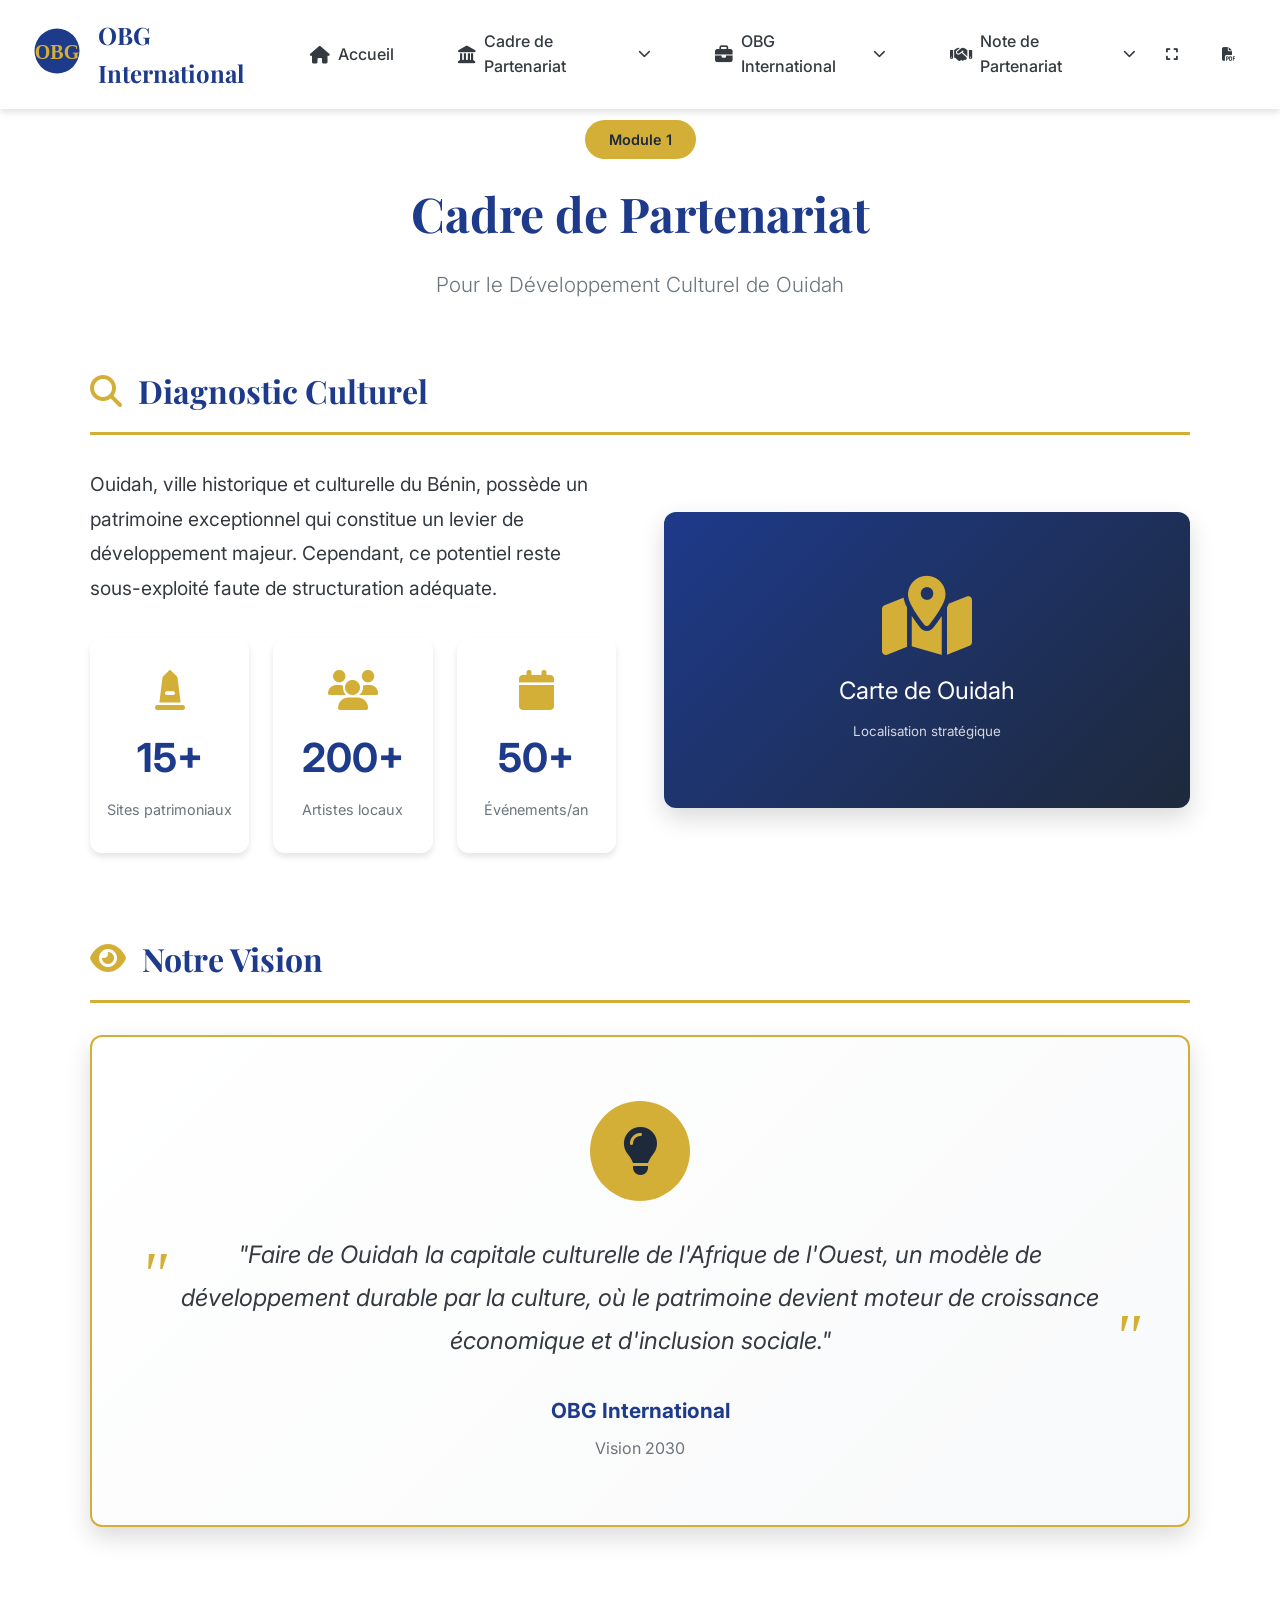
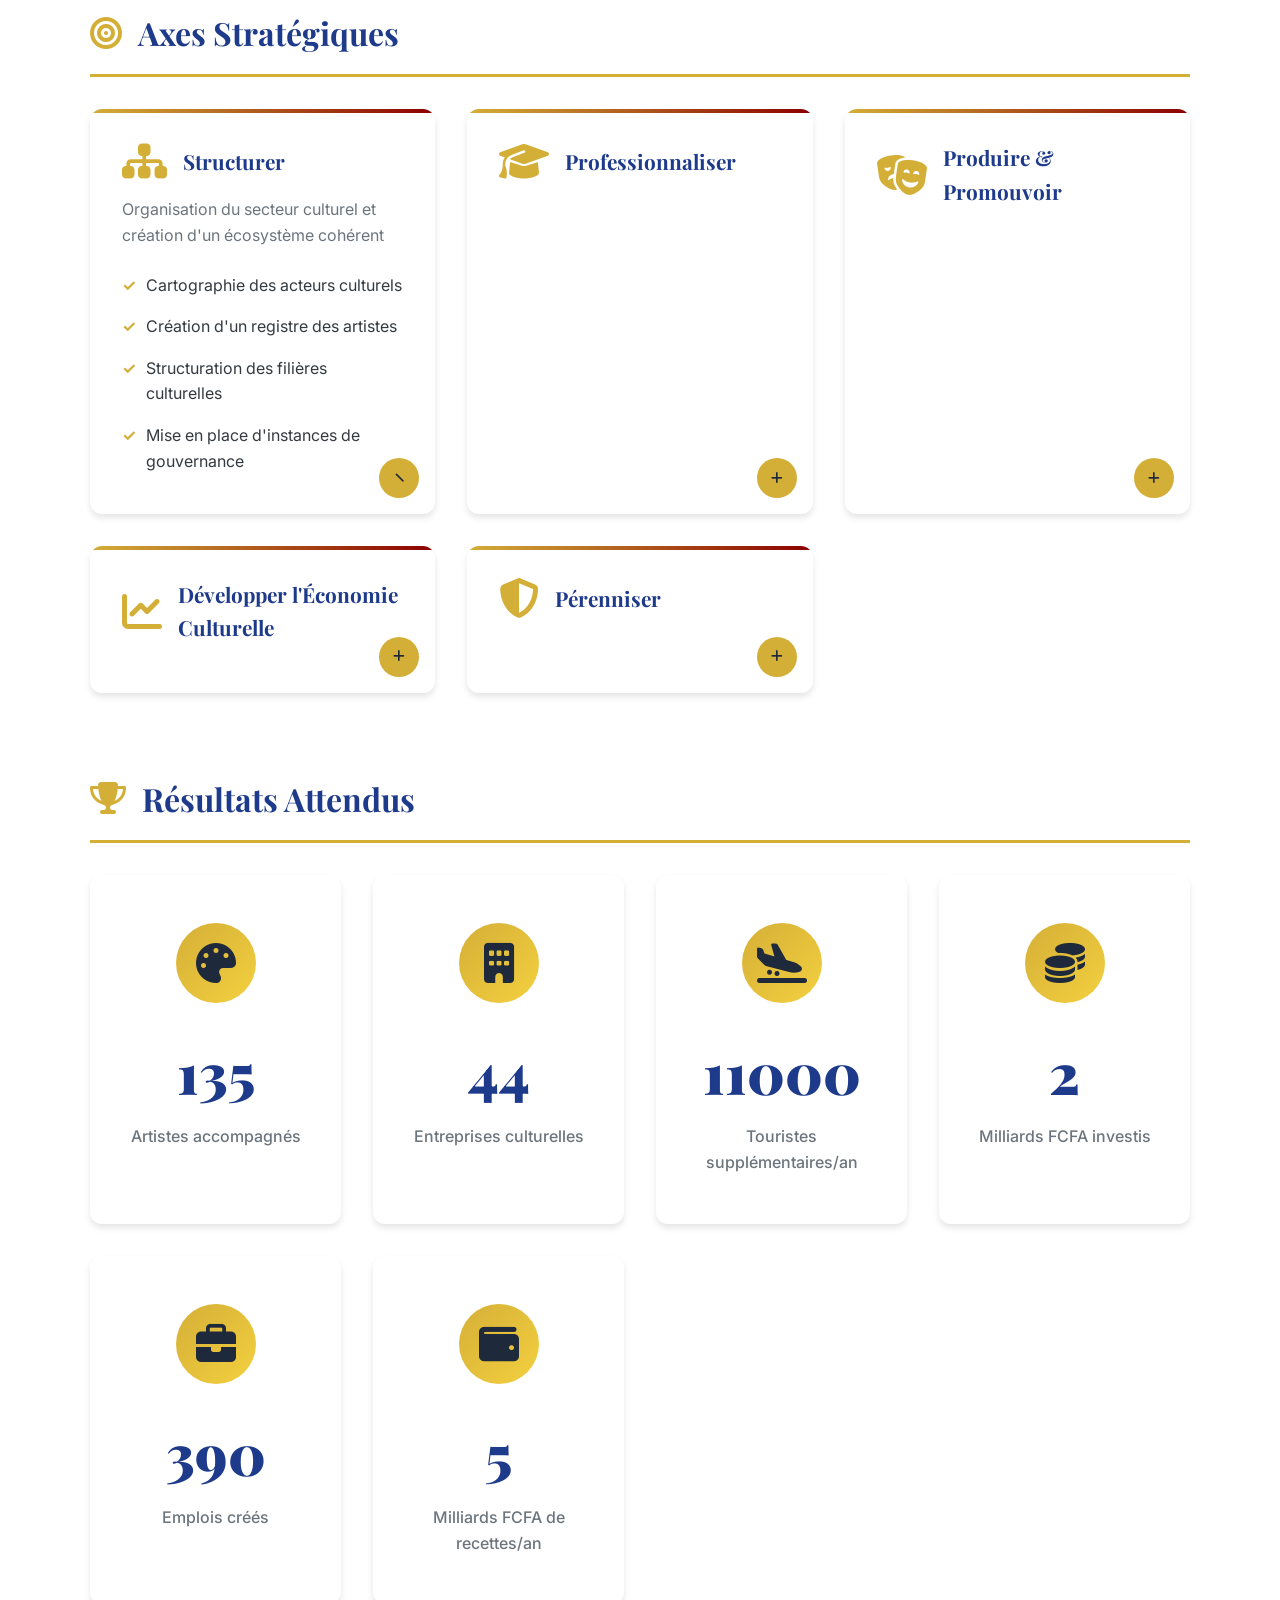
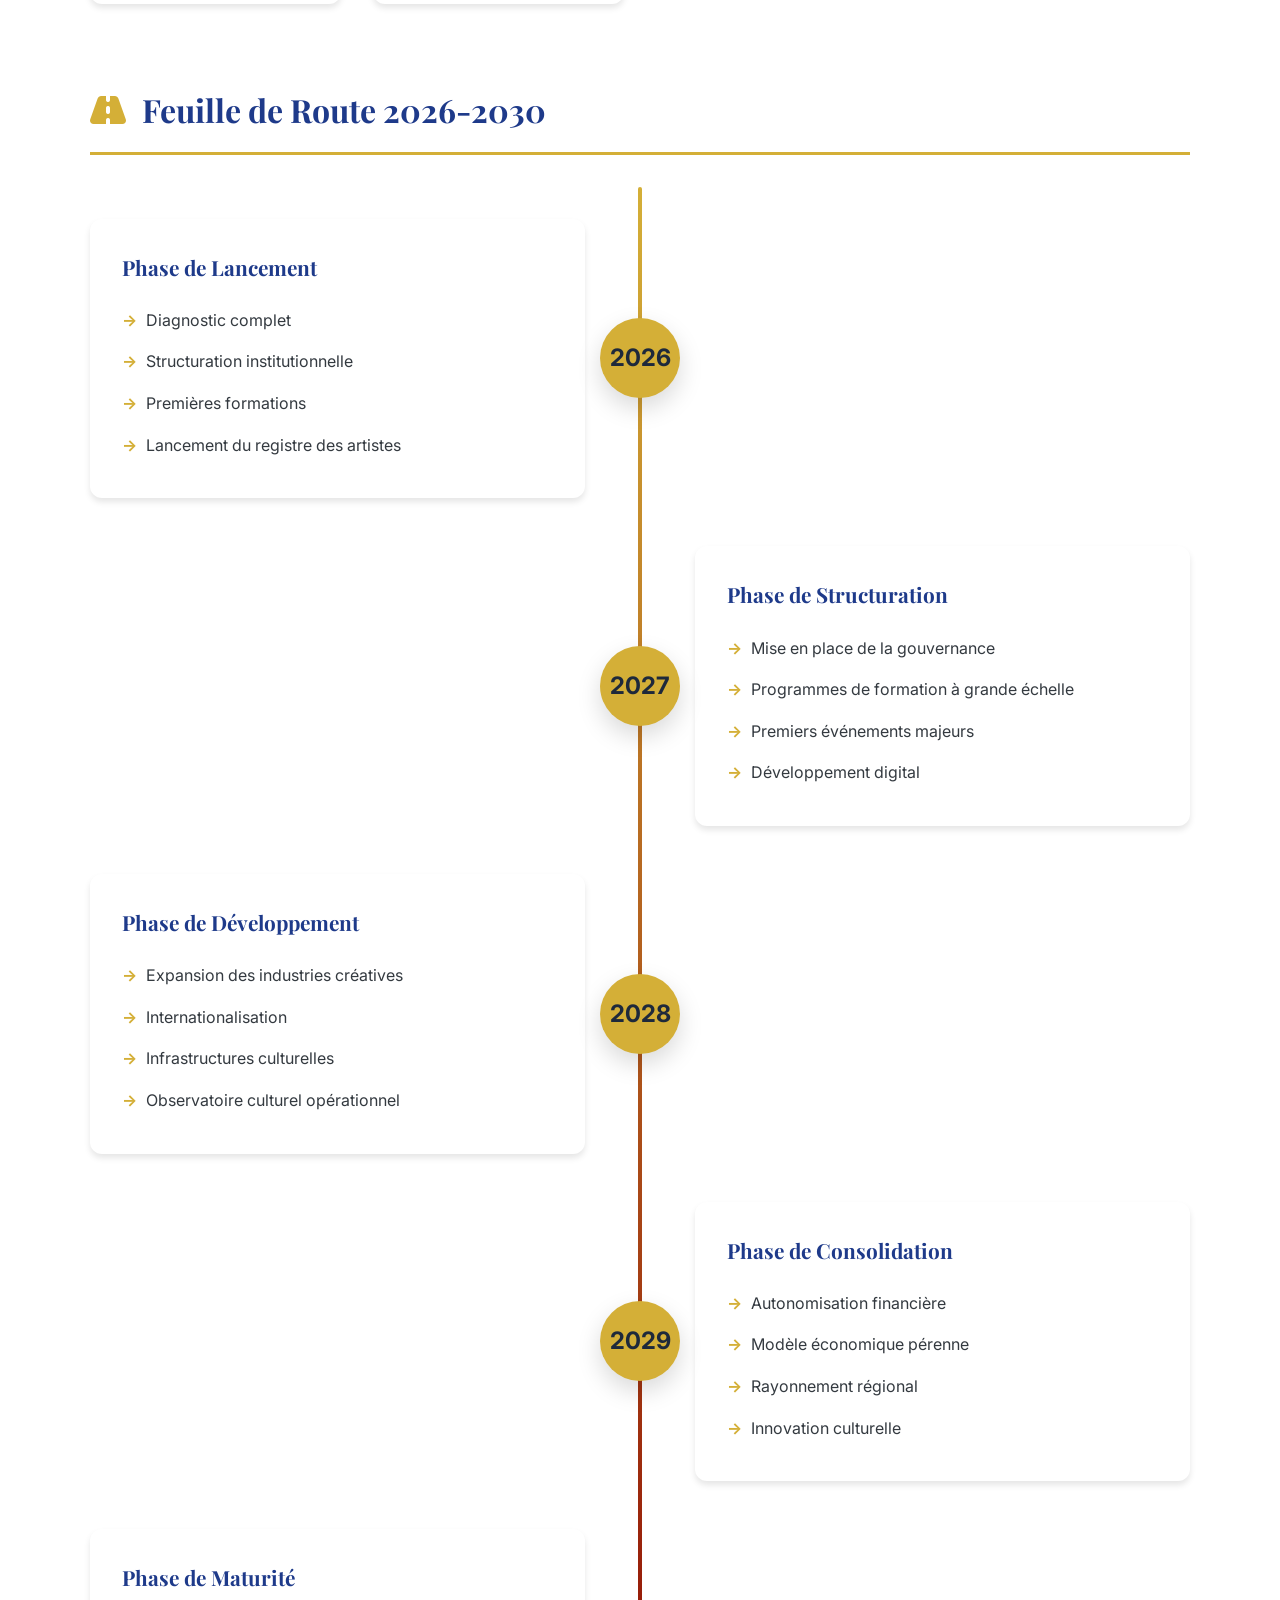
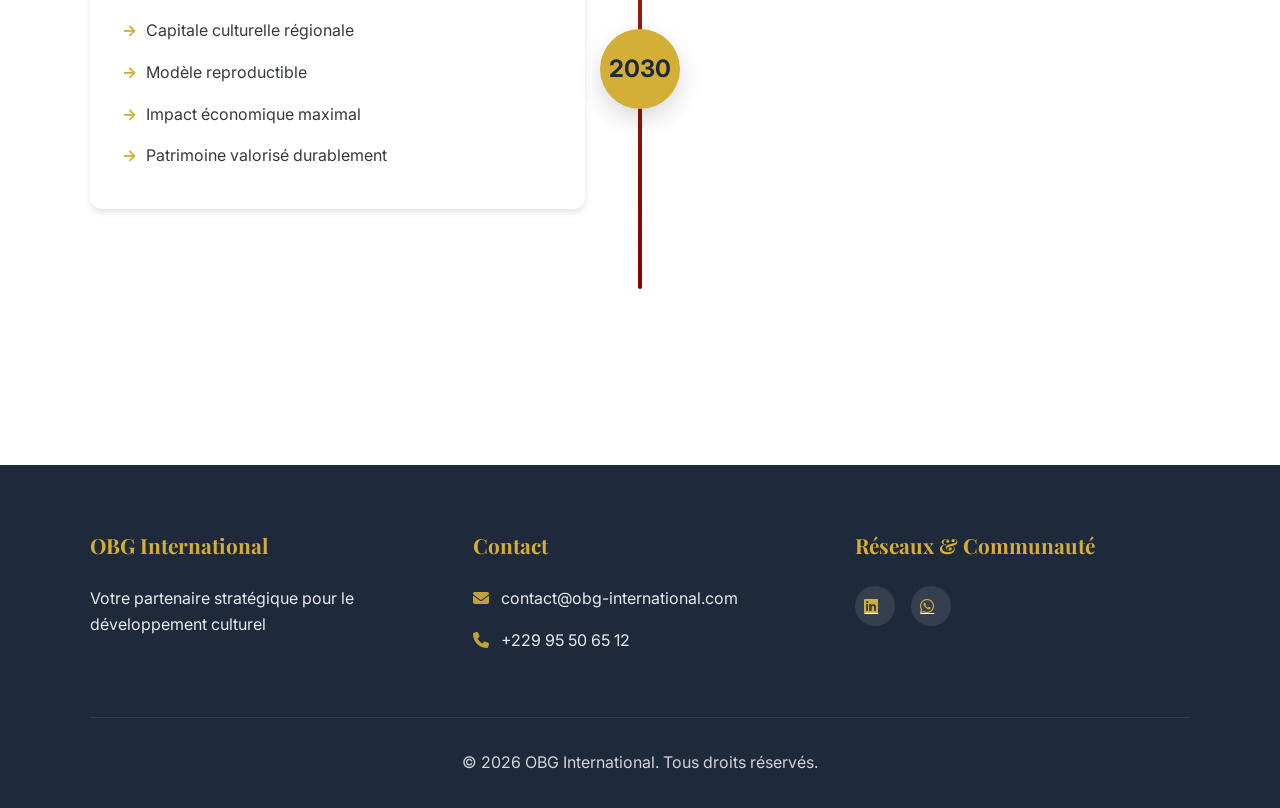
<file: cadre-partenariat.html>
<!DOCTYPE html>
<html lang="fr">
<head>
    <meta charset="UTF-8">
    <meta name="viewport" content="width=device-width, initial-scale=1.0">
    <meta name="description" content="Cadre de Partenariat pour le Développement Culturel de Ouidah">
    <title>Cadre de Partenariat | OBG International</title>
    
    <!-- Google Fonts -->
    <link rel="preconnect" href="https://fonts.googleapis.com">
    <link rel="preconnect" href="https://fonts.gstatic.com" crossorigin>
    <link href="https://fonts.googleapis.com/css2?family=Playfair+Display:wght@400;600;700;900&family=Inter:wght@300;400;500;600;700&display=swap" rel="stylesheet">
    
    <!-- Font Awesome -->
    <link rel="stylesheet" href="https://cdnjs.cloudflare.com/ajax/libs/font-awesome/6.4.0/css/all.min.css">
    
    <!-- AOS Animation -->
    <link href="https://unpkg.com/aos@2.3.1/dist/aos.css" rel="stylesheet">
    
    <!-- Styles -->
    <link rel="stylesheet" href="style.css">
    <link rel="stylesheet" href="animation.css">
    <link rel="stylesheet" href="responsive.css">
</head>
<body>
    <!-- Navigation -->
    <nav class="navbar" id="navbar">
        <div class="nav-container">
            <div class="nav-logo">
                <a href="index.html">
                    <img src="data:image/svg+xml,%3Csvg xmlns='http://www.w3.org/2000/svg' viewBox='0 0 100 100'%3E%3Ccircle cx='50' cy='50' r='45' fill='%231e3a8a'/%3E%3Ctext x='50' y='65' font-size='40' fill='%23d4af37' text-anchor='middle' font-weight='bold'%3EOBG%3C/text%3E%3C/svg%3E" alt="OBG International">
                </a>
                <span class="logo-text">OBG International</span>
            </div>
            
            <ul class="nav-menu" id="navMenu">
                <li class="nav-item">
                    <a href="index.html" class="nav-link">
                        <i class="fas fa-home"></i>
                        <span>Accueil</span>
                    </a>
                </li>
                <li class="nav-item dropdown">
                    <a href="cadre-partenariat.html" class="nav-link active">
                        <i class="fas fa-landmark"></i>
                        <span>Cadre de Partenariat</span>
                        <i class="fas fa-chevron-down dropdown-icon"></i>
                    </a>
                    <ul class="dropdown-menu">
                        <li><a href="#diagnostic">Diagnostic</a></li>
                        <li><a href="#vision">Vision</a></li>
                        <li><a href="#axes-strategiques">Axes Stratégiques</a></li>
                        <li><a href="#resultats">Résultats Attendus</a></li>
                        <li><a href="#feuille-route">Feuille de Route</a></li>
                    </ul>
                </li>
                <li class="nav-item dropdown">
                    <a href="obg-international.html" class="nav-link">
                        <i class="fas fa-briefcase"></i>
                        <span>OBG International</span>
                        <i class="fas fa-chevron-down dropdown-icon"></i>
                    </a>
                    <ul class="dropdown-menu">
                        <li><a href="obg-international.html#business-model">Business Model Canvas</a></li>
                        <li><a href="obg-international.html#modele-economique">Modèle Économique</a></li>
                        <li><a href="obg-international.html#offre-partenariat">Notre Offre</a></li>
                    </ul>
                </li>
                <li class="nav-item dropdown">
                    <a href="note-partenariat.html" class="nav-link">
                        <i class="fas fa-handshake"></i>
                        <span>Note de Partenariat</span>
                        <i class="fas fa-chevron-down dropdown-icon"></i>
                    </a>
                    <ul class="dropdown-menu">
                        <li><a href="note-partenariat.html#presentation">Présentation</a></li>
                        <li><a href="note-partenariat.html#objectifs">Objectifs</a></li>
                        <li><a href="note-partenariat.html#interets">Intérêts</a></li>
                        <li><a href="note-partenariat.html#contributions">Contributions</a></li>
                    </ul>
                </li>
            </ul>
            
            <div class="nav-actions">
                <button class="btn-icon" id="fullscreenBtn" title="Plein écran">
                    <i class="fas fa-expand"></i>
                </button>
                <button class="btn-icon" id="printBtn" title="Imprimer PDF">
                    <i class="fas fa-file-pdf"></i>
                </button>
                <button class="hamburger" id="hamburger">
                    <span></span>
                    <span></span>
                    <span></span>
                </button>
            </div>
        </div>
    </nav>

    <!-- Section Cadre de Partenariat -->
    <section id="cadre-partenariat" class="section" style="padding-top: 120px;">
        <div class="container">
            <div class="section-header" data-aos="fade-up">
                <span class="section-tag">Module 1</span>
                <h2 class="section-title">Cadre de Partenariat</h2>
                <p class="section-subtitle">Pour le Développement Culturel de Ouidah</p>
            </div>

            <!-- Diagnostic -->
            <div id="diagnostic" class="subsection">
                <div class="subsection-header" data-aos="fade-right">
                    <i class="fas fa-search"></i>
                    <h3>Diagnostic Culturel</h3>
                </div>
                <div class="diagnostic-grid">
                    <div class="diagnostic-content" data-aos="fade-right" data-aos-delay="200">
                        <p class="lead">
                            Ouidah, ville historique et culturelle du Bénin, possède un patrimoine exceptionnel 
                            qui constitue un levier de développement majeur. Cependant, ce potentiel reste 
                            sous-exploité faute de structuration adéquate.
                        </p>
                        <div class="stats-grid">
                            <div class="stat-card">
                                <i class="fas fa-monument"></i>
                                <div class="stat-number">15+</div>
                                <div class="stat-label">Sites patrimoniaux</div>
                            </div>
                            <div class="stat-card">
                                <i class="fas fa-users"></i>
                                <div class="stat-number">200+</div>
                                <div class="stat-label">Artistes locaux</div>
                            </div>
                            <div class="stat-card">
                                <i class="fas fa-calendar"></i>
                                <div class="stat-number">50+</div>
                                <div class="stat-label">Événements/an</div>
                            </div>
                        </div>
                    </div>
                    <div class="diagnostic-map" data-aos="fade-left" data-aos-delay="400">
                        <div class="map-placeholder">
                            <i class="fas fa-map-marked-alt"></i>
                            <p>Carte de Ouidah</p>
                            <small>Localisation stratégique</small>
                        </div>
                    </div>
                </div>
            </div>

            <!-- Vision -->
            <div id="vision" class="subsection">
                <div class="subsection-header" data-aos="fade-right">
                    <i class="fas fa-eye"></i>
                    <h3>Notre Vision</h3>
                </div>
                <div class="vision-card premium-card" data-aos="zoom-in">
                    <div class="vision-icon">
                        <i class="fas fa-lightbulb"></i>
                    </div>
                    <blockquote class="vision-quote">
                        "Faire de Ouidah la capitale culturelle de l'Afrique de l'Ouest, 
                        un modèle de développement durable par la culture, où le patrimoine 
                        devient moteur de croissance économique et d'inclusion sociale."
                    </blockquote>
                    <div class="vision-author">
                        <strong>OBG International</strong>
                        <span>Vision 2030</span>
                    </div>
                </div>
            </div>

            <!-- Axes Stratégiques -->
            <div id="axes-strategiques" class="subsection">
                <div class="subsection-header" data-aos="fade-right">
                    <i class="fas fa-bullseye"></i>
                    <h3>Axes Stratégiques</h3>
                </div>
                <div class="axes-grid">
                    <div class="axe-card" data-aos="fade-up" data-aos-delay="100">
                        <div class="axe-header">
                            <i class="fas fa-sitemap"></i>
                            <h4>Structurer</h4>
                        </div>
                        <div class="axe-content">
                            <p>Organisation du secteur culturel et création d'un écosystème cohérent</p>
                            <ul>
                                <li>Cartographie des acteurs culturels</li>
                                <li>Création d'un registre des artistes</li>
                                <li>Structuration des filières culturelles</li>
                                <li>Mise en place d'instances de gouvernance</li>
                            </ul>
                        </div>
                        <button class="axe-toggle">
                            <i class="fas fa-plus"></i>
                        </button>
                    </div>

                    <div class="axe-card" data-aos="fade-up" data-aos-delay="200">
                        <div class="axe-header">
                            <i class="fas fa-graduation-cap"></i>
                            <h4>Professionnaliser</h4>
                        </div>
                        <div class="axe-content">
                            <p>Renforcement des capacités et développement des compétences</p>
                            <ul>
                                <li>Formations aux métiers de la culture</li>
                                <li>Accompagnement des artistes</li>
                                <li>Développement de l'entrepreneuriat culturel</li>
                                <li>Programmes de mentorat</li>
                            </ul>
                        </div>
                        <button class="axe-toggle">
                            <i class="fas fa-plus"></i>
                        </button>
                    </div>

                    <div class="axe-card" data-aos="fade-up" data-aos-delay="300">
                        <div class="axe-header">
                            <i class="fas fa-theater-masks"></i>
                            <h4>Produire & Promouvoir</h4>
                        </div>
                        <div class="axe-content">
                            <p>Création et diffusion des œuvres culturelles</p>
                            <ul>
                                <li>Production de contenus culturels</li>
                                <li>Organisation d'événements majeurs</li>
                                <li>Marketing culturel digital</li>
                                <li>Partenariats médiatiques</li>
                            </ul>
                        </div>
                        <button class="axe-toggle">
                            <i class="fas fa-plus"></i>
                        </button>
                    </div>

                    <div class="axe-card" data-aos="fade-up" data-aos-delay="400">
                        <div class="axe-header">
                            <i class="fas fa-chart-line"></i>
                            <h4>Développer l'Économie Culturelle</h4>
                        </div>
                        <div class="axe-content">
                            <p>Création de valeur économique à partir du patrimoine</p>
                            <ul>
                                <li>Tourisme culturel durable</li>
                                <li>Industries créatives</li>
                                <li>Artisanat d'art</li>
                                <li>Économie numérique culturelle</li>
                            </ul>
                        </div>
                        <button class="axe-toggle">
                            <i class="fas fa-plus"></i>
                        </button>
                    </div>

                    <div class="axe-card" data-aos="fade-up" data-aos-delay="500">
                        <div class="axe-header">
                            <i class="fas fa-shield-alt"></i>
                            <h4>Pérenniser</h4>
                        </div>
                        <div class="axe-content">
                            <p>Préservation et transmission du patrimoine</p>
                            <ul>
                                <li>Conservation du patrimoine matériel</li>
                                <li>Sauvegarde du patrimoine immatériel</li>
                                <li>Transmission intergénérationnelle</li>
                                <li>Digitalisation des archives</li>
                            </ul>
                        </div>
                        <button class="axe-toggle">
                            <i class="fas fa-plus"></i>
                        </button>
                    </div>
                </div>
            </div>

            <!-- Résultats Attendus -->
            <div id="resultats" class="subsection">
                <div class="subsection-header" data-aos="fade-right">
                    <i class="fas fa-trophy"></i>
                    <h3>Résultats Attendus</h3>
                </div>
                <div class="kpi-grid">
                    <div class="kpi-card" data-aos="zoom-in" data-aos-delay="100">
                        <div class="kpi-icon">
                            <i class="fas fa-palette"></i>
                        </div>
                        <div class="kpi-number" data-target="500">0</div>
                        <div class="kpi-label">Artistes accompagnés</div>
                    </div>
                    <div class="kpi-card" data-aos="zoom-in" data-aos-delay="200">
                        <div class="kpi-icon">
                            <i class="fas fa-building"></i>
                        </div>
                        <div class="kpi-number" data-target="100">0</div>
                        <div class="kpi-label">Entreprises culturelles</div>
                    </div>
                    <div class="kpi-card" data-aos="zoom-in" data-aos-delay="300">
                        <div class="kpi-icon">
                            <i class="fas fa-plane-arrival"></i>
                        </div>
                        <div class="kpi-number" data-target="50000">0</div>
                        <div class="kpi-label">Touristes supplémentaires/an</div>
                    </div>
                    <div class="kpi-card" data-aos="zoom-in" data-aos-delay="400">
                        <div class="kpi-icon">
                            <i class="fas fa-coins"></i>
                        </div>
                        <div class="kpi-number" data-target="2">0</div>
                        <div class="kpi-label">Milliards FCFA investis</div>
                    </div>
                    <div class="kpi-card" data-aos="zoom-in" data-aos-delay="500">
                        <div class="kpi-icon">
                            <i class="fas fa-briefcase"></i>
                        </div>
                        <div class="kpi-number" data-target="2000">0</div>
                        <div class="kpi-label">Emplois créés</div>
                    </div>
                    <div class="kpi-card" data-aos="zoom-in" data-aos-delay="600">
                        <div class="kpi-icon">
                            <i class="fas fa-wallet"></i>
                        </div>
                        <div class="kpi-number" data-target="5">0</div>
                        <div class="kpi-label">Milliards FCFA de recettes/an</div>
                    </div>
                </div>
            </div>

            <!-- Feuille de Route -->
            <div id="feuille-route" class="subsection">
                <div class="subsection-header" data-aos="fade-right">
                    <i class="fas fa-road"></i>
                    <h3>Feuille de Route 2026-2030</h3>
                </div>
                <div class="timeline" data-aos="fade-up">
                    <div class="timeline-item">
                        <div class="timeline-marker">2026</div>
                        <div class="timeline-content">
                            <h4>Phase de Lancement</h4>
                            <ul>
                                <li>Diagnostic complet</li>
                                <li>Structuration institutionnelle</li>
                                <li>Premières formations</li>
                                <li>Lancement du registre des artistes</li>
                            </ul>
                        </div>
                    </div>
                    <div class="timeline-item">
                        <div class="timeline-marker">2027</div>
                        <div class="timeline-content">
                            <h4>Phase de Structuration</h4>
                            <ul>
                                <li>Mise en place de la gouvernance</li>
                                <li>Programmes de formation à grande échelle</li>
                                <li>Premiers événements majeurs</li>
                                <li>Développement digital</li>
                            </ul>
                        </div>
                    </div>
                    <div class="timeline-item">
                        <div class="timeline-marker">2028</div>
                        <div class="timeline-content">
                            <h4>Phase de Développement</h4>
                            <ul>
                                <li>Expansion des industries créatives</li>
                                <li>Internationalisation</li>
                                <li>Infrastructures culturelles</li>
                                <li>Observatoire culturel opérationnel</li>
                            </ul>
                        </div>
                    </div>
                    <div class="timeline-item">
                        <div class="timeline-marker">2029</div>
                        <div class="timeline-content">
                            <h4>Phase de Consolidation</h4>
                            <ul>
                                <li>Autonomisation financière</li>
                                <li>Modèle économique pérenne</li>
                                <li>Rayonnement régional</li>
                                <li>Innovation culturelle</li>
                            </ul>
                        </div>
                    </div>
                    <div class="timeline-item">
                        <div class="timeline-marker">2030</div>
                        <div class="timeline-content">
                            <h4>Phase de Maturité</h4>
                            <ul>
                                <li>Capitale culturelle régionale</li>
                                <li>Modèle reproductible</li>
                                <li>Impact économique maximal</li>
                                <li>Patrimoine valorisé durablement</li>
                            </ul>
                        </div>
                    </div>
                </div>
            </div>
        </div>
    </section>

    <!-- Footer -->
    <footer class="footer">
        <div class="container">
            <div class="footer-content">
                <div class="footer-section">
                    <h4>OBG International</h4>
                    <p>Votre partenaire stratégique pour le développement culturel</p>
                </div>
                <div class="footer-section">
                    <h4>Contact</h4>
                    <p><i class="fas fa-envelope"></i> contact@obg-international.com</p>
                    <p><i class="fas fa-phone"></i> +229 95 50 65 12</p>
                </div>
                <div class="footer-section">
                    <h4>Réseaux & Communauté</h4>
                    <div class="social-links">
                        <a href="https://www.linkedin.com/in/yobare-yentiare-phd-18bb2b181?utm_source=share_via&utm_content=profile&utm_medium=member_android" target="_blank" title="Profil LinkedIn">
                            <i class="fab fa-linkedin"></i>
                        </a>
                        <a href="https://chat.whatsapp.com/I9AtQ4FQrnnLJ4E7OaAvvm" target="_blank" title="Rejoindre le groupe WhatsApp">
                            <i class="fab fa-whatsapp"></i>
                        </a>
                    </div>
                </div>
            </div>
            <div class="footer-bottom">
                <p>&copy; 2026 OBG International. Tous droits réservés.</p>
            </div>
        </div>
    </footer>

    <!-- Scripts -->
    <script src="https://unpkg.com/aos@2.3.1/dist/aos.js"></script>
    <script src="app.js"></script>
    <script src="navigation.js"></script>
    <script src="accordion.js"></script>
</body>
</html>
</file>
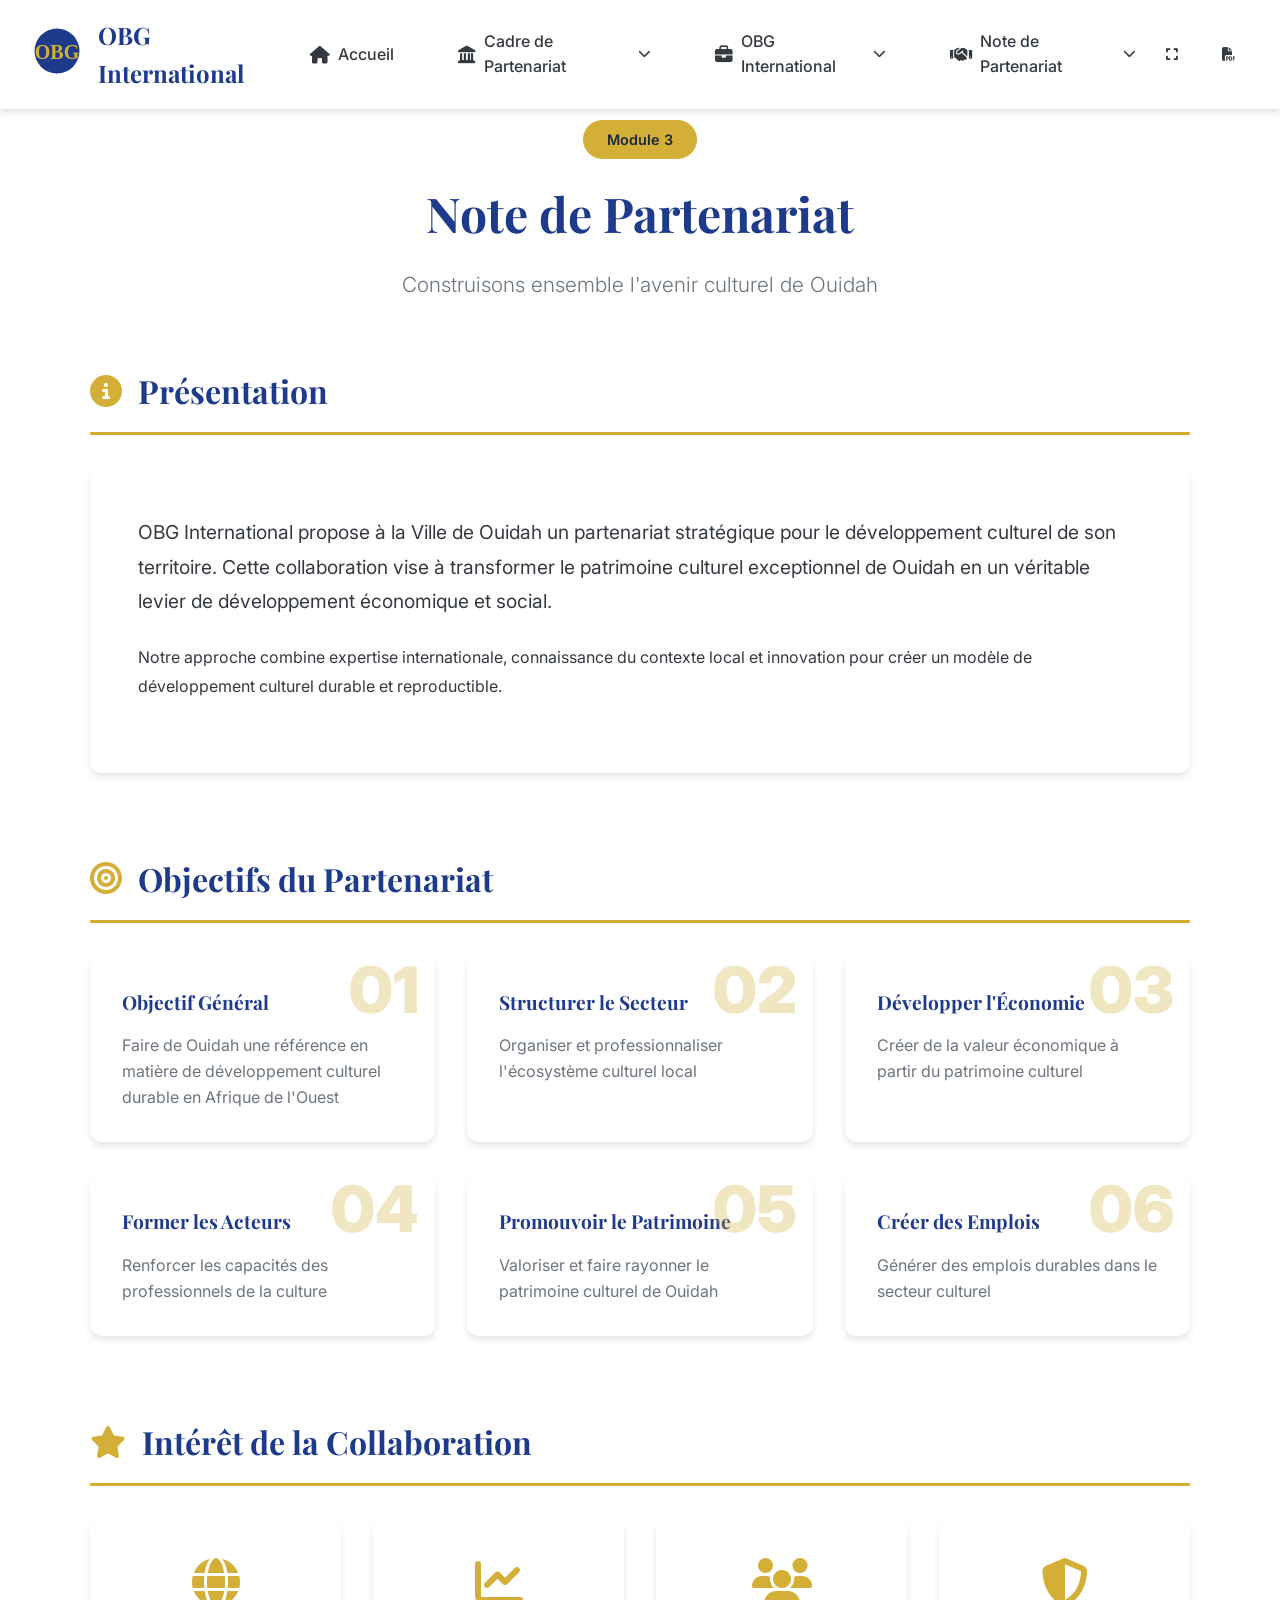
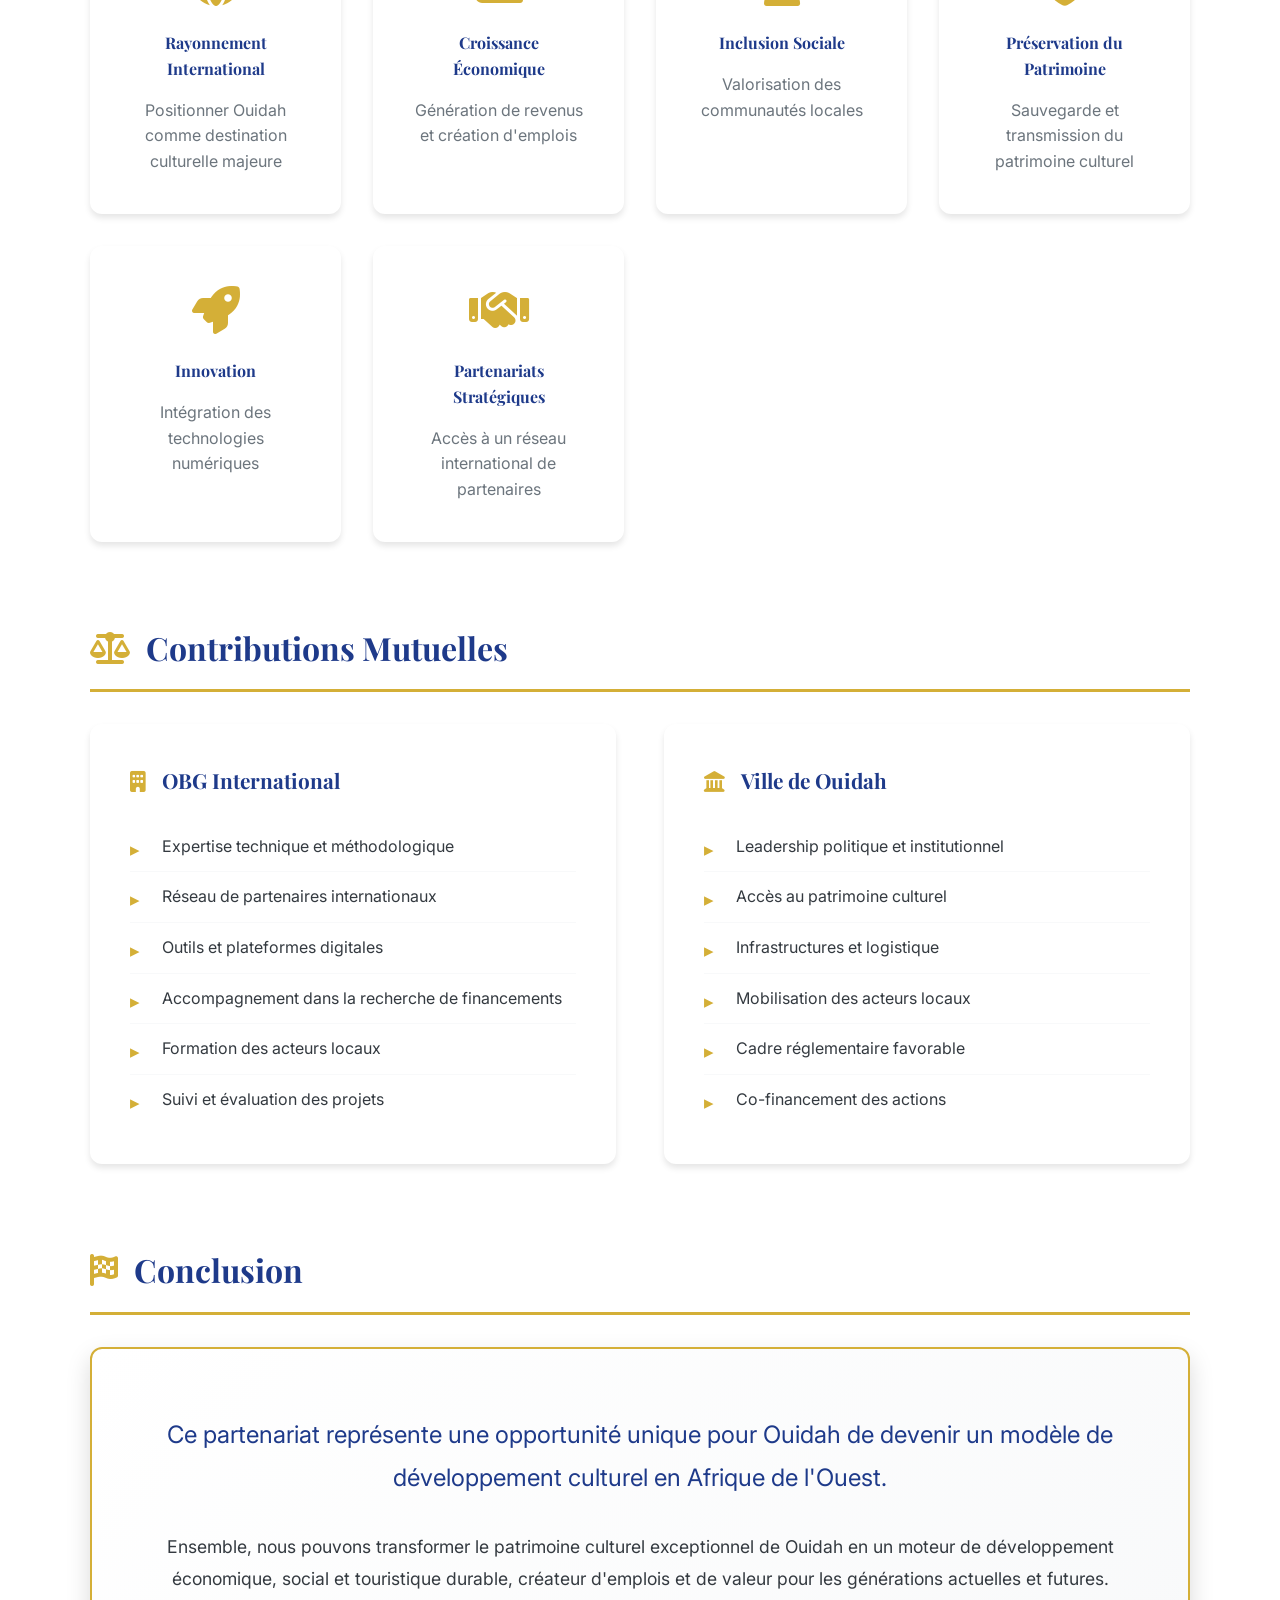
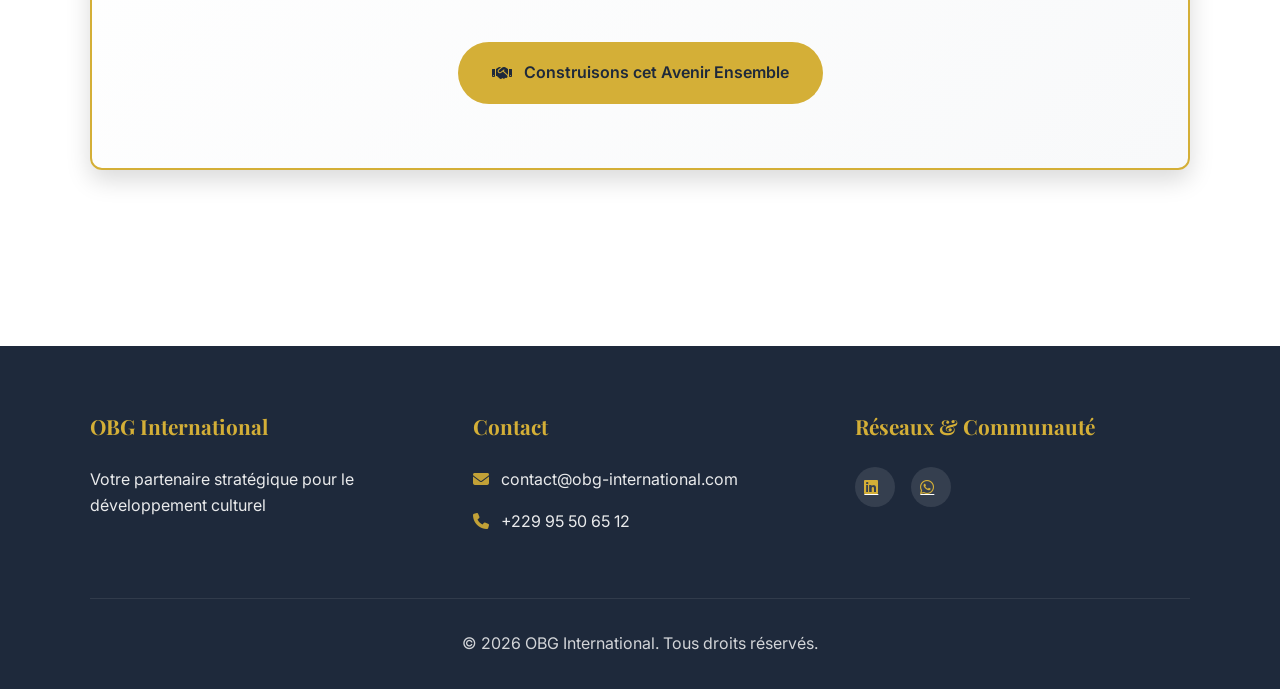
<file: note-partenariat.html>
<!DOCTYPE html>
<html lang="fr">
<head>
    <meta charset="UTF-8">
    <meta name="viewport" content="width=device-width, initial-scale=1.0">
    <meta name="description" content="Note de Partenariat - OBG International et Ville de Ouidah">
    <title>Note de Partenariat | OBG International</title>
    
    <!-- Google Fonts -->
    <link rel="preconnect" href="https://fonts.googleapis.com">
    <link rel="preconnect" href="https://fonts.gstatic.com" crossorigin>
    <link href="https://fonts.googleapis.com/css2?family=Playfair+Display:wght@400;600;700;900&family=Inter:wght@300;400;500;600;700&display=swap" rel="stylesheet">
    
    <!-- Font Awesome -->
    <link rel="stylesheet" href="https://cdnjs.cloudflare.com/ajax/libs/font-awesome/6.4.0/css/all.min.css">
    
    <!-- AOS Animation -->
    <link href="https://unpkg.com/aos@2.3.1/dist/aos.css" rel="stylesheet">
    
    <!-- Styles -->
    <link rel="stylesheet" href="style.css">
    <link rel="stylesheet" href="animation.css">
    <link rel="stylesheet" href="responsive.css">
</head>
<body>
    <!-- Navigation -->
    <nav class="navbar" id="navbar">
        <div class="nav-container">
            <div class="nav-logo">
                <a href="index.html">
                    <img src="data:image/svg+xml,%3Csvg xmlns='http://www.w3.org/2000/svg' viewBox='0 0 100 100'%3E%3Ccircle cx='50' cy='50' r='45' fill='%231e3a8a'/%3E%3Ctext x='50' y='65' font-size='40' fill='%23d4af37' text-anchor='middle' font-weight='bold'%3EOBG%3C/text%3E%3C/svg%3E" alt="OBG International">
                </a>
                <span class="logo-text">OBG International</span>
            </div>
            
            <ul class="nav-menu" id="navMenu">
                <li class="nav-item">
                    <a href="index.html" class="nav-link">
                        <i class="fas fa-home"></i>
                        <span>Accueil</span>
                    </a>
                </li>
                <li class="nav-item dropdown">
                    <a href="cadre-partenariat.html" class="nav-link">
                        <i class="fas fa-landmark"></i>
                        <span>Cadre de Partenariat</span>
                        <i class="fas fa-chevron-down dropdown-icon"></i>
                    </a>
                    <ul class="dropdown-menu">
                        <li><a href="cadre-partenariat.html#diagnostic">Diagnostic</a></li>
                        <li><a href="cadre-partenariat.html#vision">Vision</a></li>
                        <li><a href="cadre-partenariat.html#axes-strategiques">Axes Stratégiques</a></li>
                        <li><a href="cadre-partenariat.html#resultats">Résultats Attendus</a></li>
                        <li><a href="cadre-partenariat.html#feuille-route">Feuille de Route</a></li>
                    </ul>
                </li>
                <li class="nav-item dropdown">
                    <a href="obg-international.html" class="nav-link">
                        <i class="fas fa-briefcase"></i>
                        <span>OBG International</span>
                        <i class="fas fa-chevron-down dropdown-icon"></i>
                    </a>
                    <ul class="dropdown-menu">
                        <li><a href="obg-international.html#business-model">Business Model Canvas</a></li>
                        <li><a href="obg-international.html#modele-economique">Modèle Économique</a></li>
                        <li><a href="obg-international.html#offre-partenariat">Notre Offre</a></li>
                    </ul>
                </li>
                <li class="nav-item dropdown">
                    <a href="note-partenariat.html" class="nav-link active">
                        <i class="fas fa-handshake"></i>
                        <span>Note de Partenariat</span>
                        <i class="fas fa-chevron-down dropdown-icon"></i>
                    </a>
                    <ul class="dropdown-menu">
                        <li><a href="#presentation">Présentation</a></li>
                        <li><a href="#objectifs">Objectifs</a></li>
                        <li><a href="#interets">Intérêts</a></li>
                        <li><a href="#contributions">Contributions</a></li>
                    </ul>
                </li>
            </ul>
            
            <div class="nav-actions">
                <button class="btn-icon" id="fullscreenBtn" title="Plein écran">
                    <i class="fas fa-expand"></i>
                </button>
                <button class="btn-icon" id="printBtn" title="Imprimer PDF">
                    <i class="fas fa-file-pdf"></i>
                </button>
                <button class="hamburger" id="hamburger">
                    <span></span>
                    <span></span>
                    <span></span>
                </button>
            </div>
        </div>
    </nav>

    <!-- Section Note de Partenariat -->
    <section id="note-partenariat" class="section" style="padding-top: 120px;">
        <div class="container">
            <div class="section-header" data-aos="fade-up">
                <span class="section-tag">Module 3</span>
                <h2 class="section-title">Note de Partenariat</h2>
                <p class="section-subtitle">Construisons ensemble l'avenir culturel de Ouidah</p>
            </div>

            <!-- Présentation -->
            <div id="presentation" class="subsection">
                <div class="subsection-header" data-aos="fade-right">
                    <i class="fas fa-info-circle"></i>
                    <h3>Présentation</h3>
                </div>
                <div class="content-card" data-aos="fade-up">
                    <p class="lead">
                        OBG International propose à la Ville de Ouidah un partenariat stratégique 
                        pour le développement culturel de son territoire. Cette collaboration vise à 
                        transformer le patrimoine culturel exceptionnel de Ouidah en un véritable 
                        levier de développement économique et social.
                    </p>
                    <p>
                        Notre approche combine expertise internationale, connaissance du contexte 
                        local et innovation pour créer un modèle de développement culturel durable 
                        et reproductible.
                    </p>
                </div>
            </div>

            <!-- Objectifs -->
            <div id="objectifs" class="subsection">
                <div class="subsection-header" data-aos="fade-right">
                    <i class="fas fa-bullseye"></i>
                    <h3>Objectifs du Partenariat</h3>
                </div>
                <div class="objectifs-grid">
                    <div class="objectif-card" data-aos="fade-up" data-aos-delay="100">
                        <div class="objectif-number">01</div>
                        <h4>Objectif Général</h4>
                        <p>Faire de Ouidah une référence en matière de développement culturel durable en Afrique de l'Ouest</p>
                    </div>
                    <div class="objectif-card" data-aos="fade-up" data-aos-delay="200">
                        <div class="objectif-number">02</div>
                        <h4>Structurer le Secteur</h4>
                        <p>Organiser et professionnaliser l'écosystème culturel local</p>
                    </div>
                    <div class="objectif-card" data-aos="fade-up" data-aos-delay="300">
                        <div class="objectif-number">03</div>
                        <h4>Développer l'Économie</h4>
                        <p>Créer de la valeur économique à partir du patrimoine culturel</p>
                    </div>
                    <div class="objectif-card" data-aos="fade-up" data-aos-delay="400">
                        <div class="objectif-number">04</div>
                        <h4>Former les Acteurs</h4>
                        <p>Renforcer les capacités des professionnels de la culture</p>
                    </div>
                    <div class="objectif-card" data-aos="fade-up" data-aos-delay="500">
                        <div class="objectif-number">05</div>
                        <h4>Promouvoir le Patrimoine</h4>
                        <p>Valoriser et faire rayonner le patrimoine culturel de Ouidah</p>
                    </div>
                    <div class="objectif-card" data-aos="fade-up" data-aos-delay="600">
                        <div class="objectif-number">06</div>
                        <h4>Créer des Emplois</h4>
                        <p>Générer des emplois durables dans le secteur culturel</p>
                    </div>
                </div>
            </div>

            <!-- Intérêts -->
            <div id="interets" class="subsection">
                <div class="subsection-header" data-aos="fade-right">
                    <i class="fas fa-star"></i>
                    <h3>Intérêt de la Collaboration</h3>
                </div>
                <div class="interets-grid">
                    <div class="interet-card" data-aos="zoom-in" data-aos-delay="100">
                        <i class="fas fa-globe"></i>
                        <h4>Rayonnement International</h4>
                        <p>Positionner Ouidah comme destination culturelle majeure</p>
                    </div>
                    <div class="interet-card" data-aos="zoom-in" data-aos-delay="200">
                        <i class="fas fa-chart-line"></i>
                        <h4>Croissance Économique</h4>
                        <p>Génération de revenus et création d'emplois</p>
                    </div>
                    <div class="interet-card" data-aos="zoom-in" data-aos-delay="300">
                        <i class="fas fa-users"></i>
                        <h4>Inclusion Sociale</h4>
                        <p>Valorisation des communautés locales</p>
                    </div>
                    <div class="interet-card" data-aos="zoom-in" data-aos-delay="400">
                        <i class="fas fa-shield-alt"></i>
                        <h4>Préservation du Patrimoine</h4>
                        <p>Sauvegarde et transmission du patrimoine culturel</p>
                    </div>
                    <div class="interet-card" data-aos="zoom-in" data-aos-delay="500">
                        <i class="fas fa-rocket"></i>
                        <h4>Innovation</h4>
                        <p>Intégration des technologies numériques</p>
                    </div>
                    <div class="interet-card" data-aos="zoom-in" data-aos-delay="600">
                        <i class="fas fa-handshake"></i>
                        <h4>Partenariats Stratégiques</h4>
                        <p>Accès à un réseau international de partenaires</p>
                    </div>
                </div>
            </div>

            <!-- Contributions -->
            <div id="contributions" class="subsection">
                <div class="subsection-header" data-aos="fade-right">
                    <i class="fas fa-balance-scale"></i>
                    <h3>Contributions Mutuelles</h3>
                </div>
                <div class="contributions-grid">
                    <div class="contribution-col" data-aos="fade-right">
                        <h4><i class="fas fa-building"></i> OBG International</h4>
                        <ul>
                            <li>Expertise technique et méthodologique</li>
                            <li>Réseau de partenaires internationaux</li>
                            <li>Outils et plateformes digitales</li>
                            <li>Accompagnement dans la recherche de financements</li>
                            <li>Formation des acteurs locaux</li>
                            <li>Suivi et évaluation des projets</li>
                        </ul>
                    </div>
                    <div class="contribution-col" data-aos="fade-left">
                        <h4><i class="fas fa-landmark"></i> Ville de Ouidah</h4>
                        <ul>
                            <li>Leadership politique et institutionnel</li>
                            <li>Accès au patrimoine culturel</li>
                            <li>Infrastructures et logistique</li>
                            <li>Mobilisation des acteurs locaux</li>
                            <li>Cadre réglementaire favorable</li>
                            <li>Co-financement des actions</li>
                        </ul>
                    </div>
                </div>
            </div>

            <!-- Conclusion -->
            <div id="conclusion" class="subsection">
                <div class="subsection-header" data-aos="fade-right">
                    <i class="fas fa-flag-checkered"></i>
                    <h3>Conclusion</h3>
                </div>
                <div class="conclusion-card premium-card" data-aos="zoom-in">
                    <p class="lead">
                        Ce partenariat représente une opportunité unique pour Ouidah de devenir 
                        un modèle de développement culturel en Afrique de l'Ouest.
                    </p>
                    <p>
                        Ensemble, nous pouvons transformer le patrimoine culturel exceptionnel 
                        de Ouidah en un moteur de développement économique, social et touristique 
                        durable, créateur d'emplois et de valeur pour les générations actuelles et futures.
                    </p>
                    <div class="conclusion-cta">
                        <a href="index.html" class="btn btn-primary">
                            <i class="fas fa-handshake"></i>
                            Construisons cet Avenir Ensemble
                        </a>
                    </div>
                </div>
            </div>
        </div>
    </section>

    <!-- Footer -->
    <footer class="footer">
        <div class="container">
            <div class="footer-content">
                <div class="footer-section">
                    <h4>OBG International</h4>
                    <p>Votre partenaire stratégique pour le développement culturel</p>
                </div>
                <div class="footer-section">
                    <h4>Contact</h4>
                    <p><i class="fas fa-envelope"></i> contact@obg-international.com</p>
                    <p><i class="fas fa-phone"></i> +229 95 50 65 12</p>
                </div>
                <div class="footer-section">
                    <h4>Réseaux & Communauté</h4>
                    <div class="social-links">
                        <a href="https://www.linkedin.com/in/yobare-yentiare-phd-18bb2b181?utm_source=share_via&utm_content=profile&utm_medium=member_android" target="_blank" title="Profil LinkedIn">
                            <i class="fab fa-linkedin"></i>
                        </a>
                        <a href="https://chat.whatsapp.com/I9AtQ4FQrnnLJ4E7OaAvvm" target="_blank" title="Rejoindre le groupe WhatsApp">
                            <i class="fab fa-whatsapp"></i>
                        </a>
                    </div>
                </div>
            </div>
            <div class="footer-bottom">
                <p>&copy; 2026 OBG International. Tous droits réservés.</p>
            </div>
        </div>
    </footer>

    <!-- Scripts -->
    <script src="https://unpkg.com/aos@2.3.1/dist/aos.js"></script>
    <script src="app.js"></script>
    <script src="navigation.js"></script>
</body>
</html>
</file>
<file: style.css>
/* ===================================
   VARIABLES & RESET
   =================================== */
:root {
    --primary-blue: #1e3a8a;
    --primary-blue-dark: #1e293b;
    --bordeaux: #8b0000;
    --bordeaux-light: #a52a2a;
    --gold: #d4af37;
    --gold-light: #f4d03f;
    --white: #ffffff;
    --gray-light: #f8f9fa;
    --gray: #6c757d;
    --gray-dark: #343a40;
    --shadow: 0 4px 6px rgba(0, 0, 0, 0.1);
    --shadow-lg: 0 10px 25px rgba(0, 0, 0, 0.15);
    --transition: all 0.3s ease;
    --border-radius: 12px;
}

* {
    margin: 0;
    padding: 0;
    box-sizing: border-box;
}

html {
    scroll-behavior: smooth;
}

body {
    font-family: 'Inter', sans-serif;
    line-height: 1.6;
    color: var(--gray-dark);
    background: var(--white);
    overflow-x: hidden;
}

h1, h2, h3, h4, h5, h6 {
    font-family: 'Playfair Display', serif;
    font-weight: 700;
}

.container {
    max-width: 1200px;
    margin: 0 auto;
    padding: 0 20px;
}

/* ===================================
   NAVIGATION
   =================================== */
.navbar {
    position: fixed;
    top: 0;
    left: 0;
    right: 0;
    background: rgba(255, 255, 255, 0.98);
    backdrop-filter: blur(10px);
    box-shadow: var(--shadow);
    z-index: 1000;
    transition: var(--transition);
}

.navbar.scrolled {
    background: rgba(255, 255, 255, 0.95);
    box-shadow: var(--shadow-lg);
}

.nav-container {
    max-width: 1400px;
    margin: 0 auto;
    padding: 1rem 2rem;
    display: flex;
    justify-content: space-between;
    align-items: center;
}

.nav-logo {
    display: flex;
    align-items: center;
    gap: 1rem;
}

.nav-logo img {
    width: 50px;
    height: 50px;
    border-radius: 50%;
}

.logo-text {
    font-family: 'Playfair Display', serif;
    font-size: 1.5rem;
    font-weight: 700;
    color: var(--primary-blue);
}

.nav-menu {
    display: flex;
    list-style: none;
    gap: 2rem;
    align-items: center;
}

.nav-item {
    position: relative;
}

.nav-link {
    display: flex;
    align-items: center;
    gap: 0.5rem;
    padding: 0.75rem 1rem;
    color: var(--gray-dark);
    text-decoration: none;
    font-weight: 500;
    transition: var(--transition);
    border-radius: 8px;
}

.nav-link:hover,
.nav-link.active {
    color: var(--primary-blue);
    background: rgba(30, 58, 138, 0.05);
}

.nav-link i:first-child {
    font-size: 1.1rem;
}

.dropdown-icon {
    font-size: 0.8rem;
    transition: var(--transition);
}

.dropdown:hover .dropdown-icon {
    transform: rotate(180deg);
}

.dropdown-menu {
    position: absolute;
    top: 100%;
    left: 0;
    background: var(--white);
    min-width: 250px;
    box-shadow: var(--shadow-lg);
    border-radius: var(--border-radius);
    padding: 0.5rem 0;
    opacity: 0;
    visibility: hidden;
    transform: translateY(-10px);
    transition: var(--transition);
    list-style: none;
}

.dropdown:hover .dropdown-menu {
    opacity: 1;
    visibility: visible;
    transform: translateY(0);
}

.dropdown-menu li a {
    display: block;
    padding: 0.75rem 1.5rem;
    color: var(--gray-dark);
    text-decoration: none;
    transition: var(--transition);
}

.dropdown-menu li a:hover {
    background: var(--gray-light);
    color: var(--primary-blue);
    padding-left: 2rem;
}

.nav-actions {
    display: flex;
    gap: 1rem;
    align-items: center;
}

.btn-icon {
    background: none;
    border: none;
    width: 40px;
    height: 40px;
    border-radius: 50%;
    display: flex;
    align-items: center;
    justify-content: center;
    cursor: pointer;
    transition: var(--transition);
    color: var(--gray-dark);
}

.btn-icon:hover {
    background: var(--gray-light);
    color: var(--primary-blue);
}

.hamburger {
    display: none;
    flex-direction: column;
    gap: 5px;
    background: none;
    border: none;
    cursor: pointer;
    padding: 0.5rem;
}

.hamburger span {
    width: 25px;
    height: 3px;
    background: var(--gray-dark);
    transition: var(--transition);
    border-radius: 2px;
}

.hamburger.active span:nth-child(1) {
    transform: rotate(45deg) translate(8px, 8px);
}

.hamburger.active span:nth-child(2) {
    opacity: 0;
}

.hamburger.active span:nth-child(3) {
    transform: rotate(-45deg) translate(8px, -8px);
}

/* ===================================
   HERO SECTION
   =================================== */
.hero-section {
    position: relative;
    min-height: 100vh;
    display: flex;
    align-items: center;
    justify-content: center;
    background: linear-gradient(135deg, var(--primary-blue) 0%, var(--primary-blue-dark) 100%);
    overflow: hidden;
}

.hero-overlay {
    position: absolute;
    top: 0;
    left: 0;
    right: 0;
    bottom: 0;
    background: url('data:image/svg+xml,<svg xmlns="http://www.w3.org/2000/svg" viewBox="0 0 1200 800"><defs><pattern id="grid" width="40" height="40" patternUnits="userSpaceOnUse"><path d="M 40 0 L 0 0 0 40" fill="none" stroke="rgba(212,175,55,0.1)" stroke-width="1"/></pattern></defs><rect width="100%" height="100%" fill="url(%23grid)"/></svg>');
    opacity: 0.3;
}

.hero-content {
    position: relative;
    text-align: center;
    color: var(--white);
    padding: 2rem;
    z-index: 1;
}

.hero-logo img {
    width: 150px;
    height: 150px;
    border-radius: 50%;
    margin-bottom: 2rem;
    box-shadow: 0 0 50px rgba(212, 175, 55, 0.3);
}

.hero-title {
    font-size: 3.5rem;
    font-weight: 900;
    margin-bottom: 1.5rem;
    line-height: 1.2;
}

.highlight {
    color: var(--gold);
    display: inline-block;
    position: relative;
}

.highlight::after {
    content: '';
    position: absolute;
    bottom: -5px;
    left: 0;
    width: 100%;
    height: 4px;
    background: var(--gold);
    border-radius: 2px;
}

.hero-subtitle {
    font-size: 1.5rem;
    margin-bottom: 3rem;
    opacity: 0.9;
    font-weight: 300;
}

.hero-buttons {
    display: flex;
    gap: 1.5rem;
    justify-content: center;
    flex-wrap: wrap;
}

.btn {
    display: inline-flex;
    align-items: center;
    gap: 0.75rem;
    padding: 1rem 2rem;
    border-radius: 50px;
    text-decoration: none;
    font-weight: 600;
    transition: var(--transition);
    border: 2px solid transparent;
    cursor: pointer;
}

.btn-primary {
    background: var(--gold);
    color: var(--primary-blue-dark);
}

.btn-primary:hover {
    background: var(--gold-light);
    transform: translateY(-3px);
    box-shadow: 0 10px 25px rgba(212, 175, 55, 0.4);
}

.btn-secondary {
    background: transparent;
    color: var(--white);
    border-color: var(--white);
}

.btn-secondary:hover {
    background: var(--white);
    color: var(--primary-blue);
    transform: translateY(-3px);
}

.scroll-indicator {
    position: absolute;
    bottom: 2rem;
    left: 50%;
    transform: translateX(-50%);
    color: var(--white);
    font-size: 2rem;
    animation: bounce 2s infinite;
}

@keyframes bounce {
    0%, 20%, 50%, 80%, 100% {
        transform: translateX(-50%) translateY(0);
    }
    40% {
        transform: translateX(-50%) translateY(-20px);
    }
    60% {
        transform: translateX(-50%) translateY(-10px);
    }
}

/* ===================================
   SECTIONS GÉNÉRALES
   =================================== */
.section {
    padding: 6rem 0;
}

.section-alt {
    background: var(--gray-light);
}

.section-header {
    text-align: center;
    margin-bottom: 4rem;
}

.section-tag {
    display: inline-block;
    padding: 0.5rem 1.5rem;
    background: var(--gold);
    color: var(--primary-blue-dark);
    border-radius: 50px;
    font-weight: 600;
    font-size: 0.9rem;
    margin-bottom: 1rem;
}

.section-title {
    font-size: 3rem;
    color: var(--primary-blue);
    margin-bottom: 1rem;
}

.section-subtitle {
    font-size: 1.3rem;
    color: var(--gray);
    font-weight: 300;
}

.subsection {
    margin-bottom: 5rem;
}

.subsection-header {
    display: flex;
    align-items: center;
    gap: 1rem;
    margin-bottom: 2rem;
    padding-bottom: 1rem;
    border-bottom: 3px solid var(--gold);
}

.subsection-header i {
    font-size: 2rem;
    color: var(--gold);
}

.subsection-header h3 {
    font-size: 2rem;
    color: var(--primary-blue);
}

.lead {
    font-size: 1.2rem;
    color: var(--gray-dark);
    margin-bottom: 2rem;
    line-height: 1.8;
}

.premium-card {
    background: linear-gradient(135deg, var(--white) 0%, var(--gray-light) 100%);
    border: 2px solid var(--gold);
    border-radius: var(--border-radius);
    box-shadow: var(--shadow-lg);
}

/* ===================================
   DIAGNOSTIC
   =================================== */
.diagnostic-grid {
    display: grid;
    grid-template-columns: 1fr 1fr;
    gap: 3rem;
    align-items: center;
}

.stats-grid {
    display: grid;
    grid-template-columns: repeat(3, 1fr);
    gap: 1.5rem;
}

.stat-card {
    text-align: center;
    padding: 2rem 1rem;
    background: var(--white);
    border-radius: var(--border-radius);
    box-shadow: var(--shadow);
    transition: var(--transition);
}

.stat-card:hover {
    transform: translateY(-5px);
    box-shadow: var(--shadow-lg);
}

.stat-card i {
    font-size: 2.5rem;
    color: var(--gold);
    margin-bottom: 1rem;
}

.stat-number {
    font-size: 2.5rem;
    font-weight: 700;
    color: var(--primary-blue);
    margin-bottom: 0.5rem;
}

.stat-label {
    font-size: 0.9rem;
    color: var(--gray);
}

.map-placeholder {
    background: linear-gradient(135deg, var(--primary-blue) 0%, var(--primary-blue-dark) 100%);
    border-radius: var(--border-radius);
    padding: 4rem 2rem;
    text-align: center;
    color: var(--white);
    box-shadow: var(--shadow-lg);
}

.map-placeholder i {
    font-size: 5rem;
    color: var(--gold);
    margin-bottom: 1rem;
}

.map-placeholder p {
    font-size: 1.5rem;
    margin-bottom: 0.5rem;
}

.map-placeholder small {
    opacity: 0.8;
}

/* ===================================
   VISION
   =================================== */
.vision-card {
    text-align: center;
    padding: 4rem 3rem;
}

.vision-icon {
    width: 100px;
    height: 100px;
    margin: 0 auto 2rem;
    background: var(--gold);
    border-radius: 50%;
    display: flex;
    align-items: center;
    justify-content: center;
}

.vision-icon i {
    font-size: 3rem;
    color: var(--primary-blue-dark);
}

.vision-quote {
    font-size: 1.5rem;
    font-style: italic;
    color: var(--gray-dark);
    margin-bottom: 2rem;
    line-height: 1.8;
    position: relative;
    padding: 0 2rem;
}

.vision-quote::before,
.vision-quote::after {
    content: '"';
    font-size: 4rem;
    color: var(--gold);
    position: absolute;
    font-family: serif;
}

.vision-quote::before {
    top: -1rem;
    left: 0;
}

.vision-quote::after {
    bottom: -2rem;
    right: 0;
}

.vision-author {
    display: flex;
    flex-direction: column;
    gap: 0.5rem;
}

.vision-author strong {
    font-size: 1.3rem;
    color: var(--primary-blue);
}

.vision-author span {
    color: var(--gray);
    font-size: 1rem;
}

/* ===================================
   AXES STRATÉGIQUES
   =================================== */
.axes-grid {
    display: grid;
    grid-template-columns: repeat(auto-fit, minmax(300px, 1fr));
    gap: 2rem;
}

.axe-card {
    background: var(--white);
    border-radius: var(--border-radius);
    padding: 2rem;
    box-shadow: var(--shadow);
    transition: var(--transition);
    position: relative;
    overflow: hidden;
}

.axe-card::before {
    content: '';
    position: absolute;
    top: 0;
    left: 0;
    width: 100%;
    height: 4px;
    background: linear-gradient(90deg, var(--gold), var(--bordeaux));
}

.axe-card:hover {
    transform: translateY(-10px);
    box-shadow: var(--shadow-lg);
}

.axe-header {
    display: flex;
    align-items: center;
    gap: 1rem;
    margin-bottom: 1rem;
    cursor: pointer;
}

.axe-header i {
    font-size: 2.5rem;
    color: var(--gold);
}

.axe-header h4 {
    font-size: 1.3rem;
    color: var(--primary-blue);
}

.axe-content {
    max-height: 0;
    overflow: hidden;
    transition: max-height 0.5s ease;
}

.axe-content p {
    margin-bottom: 1rem;
    color: var(--gray);
}

.axe-content ul {
    list-style: none;
}

.axe-content ul li {
    padding: 0.5rem 0;
    padding-left: 1.5rem;
    position: relative;
}

.axe-content ul li::before {
    content: '✓';
    position: absolute;
    left: 0;
    color: var(--gold);
    font-weight: bold;
}

.axe-card.active .axe-content {
    max-height: 500px;
}

.axe-toggle {
    position: absolute;
    bottom: 1rem;
    right: 1rem;
    width: 40px;
    height: 40px;
    border-radius: 50%;
    background: var(--gold);
    border: none;
    color: var(--primary-blue-dark);
    cursor: pointer;
    transition: var(--transition);
}

.axe-toggle:hover {
    background: var(--gold-light);
    transform: scale(1.1);
}

.axe-card.active .axe-toggle i {
    transform: rotate(45deg);
}

/* ===================================
   KPI / RÉSULTATS
   =================================== */
.kpi-grid {
    display: grid;
    grid-template-columns: repeat(auto-fit, minmax(250px, 1fr));
    gap: 2rem;
}

.kpi-card {
    background: var(--white);
    border-radius: var(--border-radius);
    padding: 3rem 2rem;
    text-align: center;
    box-shadow: var(--shadow);
    transition: var(--transition);
    position: relative;
    overflow: hidden;
}

.kpi-card::before {
    content: '';
    position: absolute;
    top: -50%;
    left: -50%;
    width: 200%;
    height: 200%;
    background: radial-gradient(circle, rgba(212, 175, 55, 0.1) 0%, transparent 70%);
    opacity: 0;
    transition: opacity 0.5s ease;
}

.kpi-card:hover::before {
    opacity: 1;
}

.kpi-card:hover {
    transform: translateY(-10px) scale(1.05);
    box-shadow: var(--shadow-lg);
}

.kpi-icon {
    width: 80px;
    height: 80px;
    margin: 0 auto 1.5rem;
    background: linear-gradient(135deg, var(--gold), var(--gold-light));
    border-radius: 50%;
    display: flex;
    align-items: center;
    justify-content: center;
}

.kpi-icon i {
    font-size: 2.5rem;
    color: var(--primary-blue-dark);
}

.kpi-number {
    font-size: 3.5rem;
    font-weight: 900;
    color: var(--primary-blue);
    margin-bottom: 0.5rem;
    font-family: 'Playfair Display', serif;
}

.kpi-label {
    font-size: 1rem;
    color: var(--gray);
    font-weight: 500;
}

/* ===================================
   TIMELINE
   =================================== */
.timeline {
    position: relative;
    padding: 2rem 0;
}

.timeline::before {
    content: '';
    position: absolute;
    top: 0;
    left: 50%;
    transform: translateX(-50%);
    width: 4px;
    height: 100%;
    background: linear-gradient(180deg, var(--gold), var(--bordeaux));
    border-radius: 2px;
}

.timeline-item {
    position: relative;
    margin-bottom: 3rem;
    display: flex;
    align-items: center;
}

.timeline-item:nth-child(odd) {
    flex-direction: row;
}

.timeline-item:nth-child(even) {
    flex-direction: row-reverse;
}

.timeline-marker {
    position: absolute;
    left: 50%;
    transform: translateX(-50%);
    width: 80px;
    height: 80px;
    background: var(--gold);
    border-radius: 50%;
    display: flex;
    align-items: center;
    justify-content: center;
    font-size: 1.5rem;
    font-weight: 700;
    color: var(--primary-blue-dark);
    box-shadow: var(--shadow-lg);
    z-index: 1;
}

.timeline-content {
    width: 45%;
    background: var(--white);
    padding: 2rem;
    border-radius: var(--border-radius);
    box-shadow: var(--shadow);
    transition: var(--transition);
}

.timeline-content:hover {
    transform: scale(1.02);
    box-shadow: var(--shadow-lg);
}

.timeline-content h4 {
    color: var(--primary-blue);
    margin-bottom: 1rem;
    font-size: 1.3rem;
}

.timeline-content ul {
    list-style: none;
}

.timeline-content ul li {
    padding: 0.5rem 0;
    padding-left: 1.5rem;
    position: relative;
}

.timeline-content ul li::before {
    content: '→';
    position: absolute;
    left: 0;
    color: var(--gold);
    font-weight: bold;
}

/* ===================================
   BUSINESS MODEL CANVAS
   =================================== */
.bmc-grid {
    display: grid;
    grid-template-columns: repeat(3, 1fr);
    gap: 1.5rem;
}

.bmc-card {
    background: var(--white);
    border-radius: var(--border-radius);
    overflow: hidden;
    box-shadow: var(--shadow);
    transition: var(--transition);
}

.bmc-card:hover {
    transform: translateY(-5px);
    box-shadow: var(--shadow-lg);
}

.bmc-header {
    background: linear-gradient(135deg, var(--primary-blue), var(--primary-blue-dark));
    padding: 1.5rem;
    color: var(--white);
    display: flex;
    align-items: center;
    gap: 1rem;
}

.bmc-header i {
    font-size: 2rem;
    color: var(--gold);
}

.bmc-header h4 {
    font-size: 1.1rem;
}

.bmc-content {
    padding: 1.5rem;
}

.bmc-content ul {
    list-style: none;
}

.bmc-content ul li {
    padding: 0.5rem 0;
    padding-left: 1.5rem;
    position: relative;
    font-size: 0.95rem;
}

.bmc-content ul li::before {
    content: '•';
    position: absolute;
    left: 0;
    color: var(--gold);
    font-size: 1.5rem;
    line-height: 1;
}

/* ===================================
   MODÈLE ÉCONOMIQUE
   =================================== */
.economic-model {
    display: grid;
    grid-template-columns: 1fr 1fr;
    gap: 3rem;
    align-items: center;
}

.economic-table {
    background: var(--white);
    border-radius: var(--border-radius);
    overflow: hidden;
    box-shadow: var(--shadow);
}

.economic-table table {
    width: 100%;
    border-collapse: collapse;
}

.economic-table thead {
    background: var(--primary-blue);
    color: var(--white);
}

.economic-table th {
    padding: 1.5rem;
    text-align: left;
    font-weight: 600;
}

.economic-table td {
    padding: 1rem 1.5rem;
    border-bottom: 1px solid var(--gray-light);
}

.economic-table tbody tr:hover {
    background: var(--gray-light);
}

.economic-chart {
    background: var(--white);
    border-radius: var(--border-radius);
    padding: 2rem;
    box-shadow: var(--shadow);
}

/* ===================================
   OFFRE DE PARTENARIAT
   =================================== */
.offre-grid {
    display: grid;
    grid-template-columns: repeat(auto-fit, minmax(280px, 1fr));
    gap: 2rem;
}

.offre-card {
    padding: 2.5rem;
    text-align: center;
}

.offre-icon {
    width: 80px;
    height: 80px;
    margin: 0 auto 1.5rem;
    background: linear-gradient(135deg, var(--primary-blue), var(--primary-blue-dark));
    border-radius: 50%;
    display: flex;
    align-items: center;
    justify-content: center;
}

.offre-icon i {
    font-size: 2.5rem;
    color: var(--gold);
}

.offre-card h4 {
    font-size: 1.3rem;
    color: var(--primary-blue);
    margin-bottom: 1rem;
}

.offre-card p {
    color: var(--gray);
    line-height: 1.6;
}

/* ===================================
   OBJECTIFS
   =================================== */
.objectifs-grid {
    display: grid;
    grid-template-columns: repeat(auto-fit, minmax(300px, 1fr));
    gap: 2rem;
}

.objectif-card {
    background: var(--white);
    border-radius: var(--border-radius);
    padding: 2rem;
    box-shadow: var(--shadow);
    transition: var(--transition);
    position: relative;
}

.objectif-card:hover {
    transform: translateY(-5px);
    box-shadow: var(--shadow-lg);
}

.objectif-number {
    position: absolute;
    top: -1rem;
    right: 1rem;
    font-size: 4rem;
    font-weight: 900;
    color: var(--gold);
    opacity: 0.3;
}

.objectif-card h4 {
    color: var(--primary-blue);
    margin-bottom: 1rem;
    font-size: 1.2rem;
}

.objectif-card p {
    color: var(--gray);
}

/* ===================================
   INTÉRÊTS
   =================================== */
.interets-grid {
    display: grid;
    grid-template-columns: repeat(auto-fit, minmax(250px, 1fr));
    gap: 2rem;
}

.interet-card {
    background: var(--white);
    border-radius: var(--border-radius);
    padding: 2.5rem;
    text-align: center;
    box-shadow: var(--shadow);
    transition: var(--transition);
}

.interet-card:hover {
    transform: translateY(-10px) scale(1.05);
    box-shadow: var(--shadow-lg);
}

.interet-card i {
    font-size: 3rem;
    color: var(--gold);
    margin-bottom: 1.5rem;
}

.interet-card h4 {
    color: var(--primary-blue);
    margin-bottom: 1rem;
}

.interet-card p {
    color: var(--gray);
}

/* ===================================
   CONTRIBUTIONS
   =================================== */
.contributions-grid {
    display: grid;
    grid-template-columns: 1fr 1fr;
    gap: 3rem;
}

.contribution-col {
    background: var(--white);
    border-radius: var(--border-radius);
    padding: 2.5rem;
    box-shadow: var(--shadow);
}

.contribution-col h4 {
    display: flex;
    align-items: center;
    gap: 1rem;
    color: var(--primary-blue);
    margin-bottom: 1.5rem;
    font-size: 1.3rem;
}

.contribution-col h4 i {
    color: var(--gold);
}

.contribution-col ul {
    list-style: none;
}

.contribution-col ul li {
    padding: 0.75rem 0;
    padding-left: 2rem;
    position: relative;
    border-bottom: 1px solid var(--gray-light);
}

.contribution-col ul li:last-child {
    border-bottom: none;
}

.contribution-col ul li::before {
    content: '▸';
    position: absolute;
    left: 0;
    color: var(--gold);
    font-size: 1.2rem;
}

/* ===================================
   CONCLUSION
   =================================== */
.conclusion-card {
    text-align: center;
    padding: 4rem 3rem;
}

.conclusion-card .lead {
    font-size: 1.5rem;
    color: var(--primary-blue);
    margin-bottom: 2rem;
}

.conclusion-card p {
    font-size: 1.1rem;
    color: var(--gray-dark);
    margin-bottom: 2rem;
    line-height: 1.8;
}

.conclusion-cta {
    margin-top: 3rem;
}

/* ===================================
   CONTENT CARD
   =================================== */
.content-card {
    background: var(--white);
    border-radius: var(--border-radius);
    padding: 3rem;
    box-shadow: var(--shadow);
}

.content-card p {
    margin-bottom: 1.5rem;
    line-height: 1.8;
}

/* ===================================
   FOOTER
   =================================== */
.footer {
    background: var(--primary-blue-dark);
    color: var(--white);
    padding: 4rem 0 2rem;
}

.footer-content {
    display: grid;
    grid-template-columns: repeat(3, 1fr);
    gap: 3rem;
    margin-bottom: 3rem;
}

.footer-section h4 {
    color: var(--gold);
    margin-bottom: 1.5rem;
    font-size: 1.3rem;
}

.footer-section p {
    margin-bottom: 1rem;
    opacity: 0.9;
}

.footer-section i {
    margin-right: 0.5rem;
    color: var(--gold);
}

.social-links {
    display: flex;
    gap: 1rem;
}

.social-links a {
    width: 40px;
    height: 40px;
    border-radius: 50%;
    background: rgba(255, 255, 255, 0.1);
    display: flex;
    align-items: center;
    justify-content: center;
    color: var(--white);
    transition: var(--transition);
}

.social-links a:hover {
    background: var(--gold);
    color: var(--primary-blue-dark);
    transform: translateY(-3px);
}

.footer-bottom {
    text-align: center;
    padding-top: 2rem;
    border-top: 1px solid rgba(255, 255, 255, 0.1);
    opacity: 0.8;
}

/* ===================================
   BOUTON PDF
   =================================== */
.btn-pdf {
    background: linear-gradient(135deg, #dc2626, #991b1b);
    color: var(--white);
    border: none;
    cursor: pointer;
    font-family: 'Inter', sans-serif;
    font-weight: 600;
}

.btn-pdf:hover {
    background: linear-gradient(135deg, #991b1b, #7f1d1d);
    transform: translateY(-3px);
    box-shadow: 0 10px 25px rgba(220, 38, 38, 0.4);
}
</file>
<file: animation.css>
/* ===================================
   ANIMATIONS CSS
   =================================== */

/* Fade In */
@keyframes fadeIn {
    from {
        opacity: 0;
    }
    to {
        opacity: 1;
    }
}

/* Fade In Up */
@keyframes fadeInUp {
    from {
        opacity: 0;
        transform: translateY(30px);
    }
    to {
        opacity: 1;
        transform: translateY(0);
    }
}

/* Fade In Down */
@keyframes fadeInDown {
    from {
        opacity: 0;
        transform: translateY(-30px);
    }
    to {
        opacity: 1;
        transform: translateY(0);
    }
}

/* Fade In Left */
@keyframes fadeInLeft {
    from {
        opacity: 0;
        transform: translateX(-30px);
    }
    to {
        opacity: 1;
        transform: translateX(0);
    }
}

/* Fade In Right */
@keyframes fadeInRight {
    from {
        opacity: 0;
        transform: translateX(30px);
    }
    to {
        opacity: 1;
        transform: translateX(0);
    }
}

/* Zoom In */
@keyframes zoomIn {
    from {
        opacity: 0;
        transform: scale(0.8);
    }
    to {
        opacity: 1;
        transform: scale(1);
    }
}

/* Slide In Up */
@keyframes slideInUp {
    from {
        transform: translateY(100%);
    }
    to {
        transform: translateY(0);
    }
}

/* Pulse */
@keyframes pulse {
    0%, 100% {
        transform: scale(1);
    }
    50% {
        transform: scale(1.05);
    }
}

/* Float */
@keyframes float {
    0%, 100% {
        transform: translateY(0);
    }
    50% {
        transform: translateY(-20px);
    }
}

/* Rotate */
@keyframes rotate {
    from {
        transform: rotate(0deg);
    }
    to {
        transform: rotate(360deg);
    }
}

/* Shimmer */
@keyframes shimmer {
    0% {
        background-position: -1000px 0;
    }
    100% {
        background-position: 1000px 0;
    }
}

/* Glow */
@keyframes glow {
    0%, 100% {
        box-shadow: 0 0 20px rgba(212, 175, 55, 0.5);
    }
    50% {
        box-shadow: 0 0 40px rgba(212, 175, 55, 0.8);
    }
}

/* Slide Down */
@keyframes slideDown {
    from {
        max-height: 0;
        opacity: 0;
    }
    to {
        max-height: 500px;
        opacity: 1;
    }
}

/* Counter Animation */
@keyframes countUp {
    from {
        opacity: 0;
        transform: translateY(20px);
    }
    to {
        opacity: 1;
        transform: translateY(0);
    }
}

/* Hover Effects */
.hover-lift {
    transition: transform 0.3s ease, box-shadow 0.3s ease;
}

.hover-lift:hover {
    transform: translateY(-10px);
    box-shadow: 0 15px 30px rgba(0, 0, 0, 0.2);
}

.hover-scale {
    transition: transform 0.3s ease;
}

.hover-scale:hover {
    transform: scale(1.05);
}

.hover-glow {
    transition: box-shadow 0.3s ease;
}

.hover-glow:hover {
    box-shadow: 0 0 30px rgba(212, 175, 55, 0.6);
}

/* Card Hover Effects */
.card-hover {
    transition: all 0.4s cubic-bezier(0.175, 0.885, 0.32, 1.275);
}

.card-hover:hover {
    transform: translateY(-10px) rotateX(5deg);
    box-shadow: 0 20px 40px rgba(0, 0, 0, 0.15);
}

/* Button Hover Effects */
.btn-hover {
    position: relative;
    overflow: hidden;
}

.btn-hover::before {
    content: '';
    position: absolute;
    top: 50%;
    left: 50%;
    width: 0;
    height: 0;
    border-radius: 50%;
    background: rgba(255, 255, 255, 0.3);
    transform: translate(-50%, -50%);
    transition: width 0.6s, height 0.6s;
}

.btn-hover:hover::before {
    width: 300px;
    height: 300px;
}

/* Text Animation */
.text-shimmer {
    background: linear-gradient(90deg, var(--gold), var(--gold-light), var(--gold));
    background-size: 200% auto;
    -webkit-background-clip: text;
    -webkit-text-fill-color: transparent;
    background-clip: text;
    animation: shimmer 3s linear infinite;
}

/* Loading Animation */
.loading-spinner {
    width: 50px;
    height: 50px;
    border: 4px solid rgba(212, 175, 55, 0.3);
    border-top-color: var(--gold);
    border-radius: 50%;
    animation: rotate 1s linear infinite;
}

/* Progress Bar */
.progress-bar {
    height: 4px;
    background: var(--gray-light);
    border-radius: 2px;
    overflow: hidden;
}

.progress-bar-fill {
    height: 100%;
    background: linear-gradient(90deg, var(--gold), var(--bordeaux));
    border-radius: 2px;
    animation: progressFill 2s ease-out forwards;
}

@keyframes progressFill {
    from {
        width: 0;
    }
}

/* Ripple Effect */
.ripple {
    position: relative;
    overflow: hidden;
}

.ripple::after {
    content: '';
    position: absolute;
    top: 50%;
    left: 50%;
    width: 0;
    height: 0;
    border-radius: 50%;
    background: rgba(255, 255, 255, 0.5);
    transform: translate(-50%, -50%);
    transition: width 0.6s, height 0.6s;
}

.ripple:active::after {
    width: 300px;
    height: 300px;
}

/* Stagger Animation */
.stagger-item {
    opacity: 0;
    animation: fadeInUp 0.6s ease forwards;
}

.stagger-item:nth-child(1) { animation-delay: 0.1s; }
.stagger-item:nth-child(2) { animation-delay: 0.2s; }
.stagger-item:nth-child(3) { animation-delay: 0.3s; }
.stagger-item:nth-child(4) { animation-delay: 0.4s; }
.stagger-item:nth-child(5) { animation-delay: 0.5s; }
.stagger-item:nth-child(6) { animation-delay: 0.6s; }

/* Parallax Effect */
.parallax {
    transition: transform 0.3s ease-out;
}

/* Morphing Shape */
@keyframes morph {
    0%, 100% {
        border-radius: 60% 40% 30% 70% / 60% 30% 70% 40%;
    }
    50% {
        border-radius: 30% 60% 70% 40% / 50% 60% 30% 60%;
    }
}

.morph-shape {
    animation: morph 8s ease-in-out infinite;
}

/* Typing Effect */
@keyframes typing {
    from {
        width: 0;
    }
    to {
        width: 100%;
    }
}

@keyframes blink {
    50% {
        border-color: transparent;
    }
}

.typing-effect {
    overflow: hidden;
    white-space: nowrap;
    border-right: 3px solid var(--gold);
    animation: typing 3.5s steps(40, end), blink 0.75s step-end infinite;
}

/* Shake Effect */
@keyframes shake {
    0%, 100% { transform: translateX(0); }
    10%, 30%, 50%, 70%, 90% { transform: translateX(-10px); }
    20%, 40%, 60%, 80% { transform: translateX(10px); }
}

.shake {
    animation: shake 0.5s;
}

/* Bounce Effect */
@keyframes bounceIn {
    0% {
        opacity: 0;
        transform: scale(0.3);
    }
    50% {
        opacity: 1;
        transform: scale(1.05);
    }
    70% {
        transform: scale(0.9);
    }
    100% {
        transform: scale(1);
    }
}

.bounce-in {
    animation: bounceIn 0.8s;
}

/* Flip Effect */
@keyframes flipIn {
    from {
        transform: perspective(400px) rotateY(90deg);
        opacity: 0;
    }
    to {
        transform: perspective(400px) rotateY(0);
        opacity: 1;
    }
}

.flip-in {
    animation: flipIn 0.6s;
}

/* Slide In from Bottom */
@keyframes slideInFromBottom {
    from {
        transform: translateY(100%);
        opacity: 0;
    }
    to {
        transform: translateY(0);
        opacity: 1;
    }
}

/* Gradient Animation */
@keyframes gradientShift {
    0% {
        background-position: 0% 50%;
    }
    50% {
        background-position: 100% 50%;
    }
    100% {
        background-position: 0% 50%;
    }
}

.gradient-animate {
    background: linear-gradient(270deg, var(--primary-blue), var(--bordeaux), var(--gold));
    background-size: 400% 400%;
    animation: gradientShift 15s ease infinite;
}

/* Smooth Transitions */
.smooth-transition {
    transition: all 0.4s cubic-bezier(0.4, 0, 0.2, 1);
}

/* Hover Scale */
.hover-scale-up {
    transition: transform 0.3s ease;
}

.hover-scale-up:hover {
    transform: scale(1.1);
}

/* Icon Rotation on Hover */
.icon-rotate-hover {
    transition: transform 0.5s ease;
}

.icon-rotate-hover:hover {
    transform: rotate(360deg);
}

/* Color Change on Hover */
.color-change-hover {
    transition: color 0.3s ease, background-color 0.3s ease;
}

/* Shadow Animation */
@keyframes shadowPulse {
    0%, 100% {
        box-shadow: 0 5px 15px rgba(0, 0, 0, 0.1);
    }
    50% {
        box-shadow: 0 10px 30px rgba(0, 0, 0, 0.2);
    }
}

.shadow-pulse {
    animation: shadowPulse 2s ease-in-out infinite;
}

/* Scroll Indicator Animation */
@keyframes scrollDown {
    0% {
        transform: translateY(0);
        opacity: 1;
    }
    75% {
        transform: translateY(20px);
        opacity: 0;
    }
    100% {
        transform: translateY(0);
        opacity: 1;
    }
}

.scroll-indicator i {
    animation: scrollDown 2s infinite;
}
</file>
<file: responsive.css>
/* ===================================
   RESPONSIVE DESIGN
   =================================== */

/* Large Desktop (1400px and up) */
@media (min-width: 1400px) {
    .container {
        max-width: 1320px;
    }
    
    .hero-title {
        font-size: 4rem;
    }
    
    .section-title {
        font-size: 3.5rem;
    }
}

/* Desktop (1200px - 1399px) */
@media (max-width: 1399px) {
    .container {
        max-width: 1140px;
    }
}

/* Laptop (992px - 1199px) */
@media (max-width: 1199px) {
    .container {
        max-width: 960px;
    }
    
    .hero-title {
        font-size: 3rem;
    }
    
    .hero-subtitle {
        font-size: 1.3rem;
    }
    
    .section-title {
        font-size: 2.5rem;
    }
    
    .bmc-grid {
        grid-template-columns: repeat(2, 1fr);
    }
    
    .economic-model {
        grid-template-columns: 1fr;
    }
    
    .nav-menu {
        gap: 1rem;
    }
    
    .nav-link {
        padding: 0.5rem 0.75rem;
        font-size: 0.9rem;
    }
}

/* Tablet Landscape (768px - 991px) */
/* Tablet Landscape & Mobile (991px et moins) */
@media (max-width: 991px) {
    .container {
        max-width: 720px;
    }
    
    /* Afficher le bouton hamburger */
    .hamburger {
        display: flex;
        z-index: 1002; /* Au-dessus de tout */
        cursor: pointer;
    }
    
    /* Style du menu mobile */
    .nav-menu {
        position: fixed;
        top: 0;
        left: -100%; /* Caché à gauche par défaut */
        width: 100%;
        height: 100vh; /* Prend tout l'écran */
        background: var(--white);
        flex-direction: column;
        padding-top: 100px; /* Espace pour ne pas être caché par la barre du haut */
        transition: left 0.4s ease-in-out;
        overflow-y: auto;
        box-shadow: var(--shadow-lg);
        z-index: 1001; /* Au-dessus du site, mais sous le hamburger */
    }
    
    /* Quand le menu est actif, il glisse vers la droite */
    .nav-menu.active {
        left: 0;
    }
    
    .nav-item {
        width: 100%;
        text-align: center;
    }
    
    .nav-link {
        width: 100%;
        justify-content: center;
        padding: 1.2rem;
        font-size: 1.1rem;
        border-bottom: 1px solid var(--gray-light);
    }
    
    .dropdown-menu {
        position: static;
        opacity: 1;
        visibility: visible;
        transform: none;
        box-shadow: none;
        display: none; /* Caché par défaut sur mobile */
        background: var(--gray-light);
        border-radius: 0;
        margin-top: 0;
    }
    
    /* Afficher le sous-menu quand on clique */
    .dropdown.active .dropdown-menu {
        display: block;
    }
    
    .dropdown-menu li a {
        padding: 1rem;
        font-size: 1rem;
        border-bottom: 1px solid rgba(0,0,0,0.05);
    }

    /* Ajustements généraux pour mobile */
    .hero-title { font-size: 2.2rem; }
    .hero-subtitle { font-size: 1.1rem; }
    .section-title { font-size: 2rem; }
    .diagnostic-grid { grid-template-columns: 1fr; }
    .stats-grid { grid-template-columns: repeat(3, 1fr); }
    .axes-grid { grid-template-columns: 1fr; }
    .kpi-grid { grid-template-columns: repeat(2, 1fr); }
    .bmc-grid { grid-template-columns: 1fr; }
    .contributions-grid { grid-template-columns: 1fr; }
    .footer-content { grid-template-columns: 1fr; text-align: center; }
    .social-links { justify-content: center; }
}

/* Tablet Portrait (576px - 767px) */
@media (max-width: 767px) {
    .container {
        max-width: 540px;
    }
    
    .section {
        padding: 4rem 0;
    }
    
    .hero-title {
        font-size: 2rem;
    }
    
    .hero-subtitle {
        font-size: 1rem;
    }
    
    .hero-logo img {
        width: 120px;
        height: 120px;
    }
    
    .section-title {
        font-size: 1.8rem;
    }
    
    .section-subtitle {
        font-size: 1.1rem;
    }
    
    .subsection-header {
        flex-direction: column;
        text-align: center;
    }
    
    .subsection-header h3 {
        font-size: 1.5rem;
    }
    
    .stats-grid {
        grid-template-columns: 1fr;
    }
    
    .stat-card {
        padding: 1.5rem;
    }
    
    .stat-number {
        font-size: 2rem;
    }
    
    .axes-grid {
        grid-template-columns: 1fr;
    }
    
    .kpi-grid {
        grid-template-columns: 1fr;
    }
    
    .kpi-card {
        padding: 2rem 1.5rem;
    }
    
    .kpi-number {
        font-size: 2.5rem;
    }
    
    .vision-card {
        padding: 2rem 1.5rem;
    }
    
    .vision-quote {
        font-size: 1.2rem;
        padding: 0 1rem;
    }
    
    .offre-grid {
        grid-template-columns: 1fr;
    }
    
    .objectifs-grid {
        grid-template-columns: 1fr;
    }
    
    .interets-grid {
        grid-template-columns: 1fr;
    }
    
    .hero-buttons {
        flex-direction: column;
        width: 100%;
    }
    
    .btn {
        width: 100%;
        justify-content: center;
    }
    
    .nav-container {
        padding: 1rem;
    }
    
    .logo-text {
        font-size: 1.2rem;
    }
    
    .nav-logo img {
        width: 40px;
        height: 40px;
    }
    
    .economic-table {
        overflow-x: auto;
    }
    
    .economic-table table {
        min-width: 600px;
    }
}

/* Mobile (575px and down) */
@media (max-width: 575px) {
    .container {
        padding: 0 15px;
    }
    
    .hero-section {
        min-height: 100vh;
        padding: 2rem 0;
    }
    
    .hero-title {
        font-size: 1.6rem;
        line-height: 1.3;
    }
    
    .hero-subtitle {
        font-size: 0.95rem;
    }
    
    .hero-logo img {
        width: 100px;
        height: 100px;
        margin-bottom: 1.5rem;
    }
    
    .section {
        padding: 3rem 0;
    }
    
    .section-header {
        margin-bottom: 2.5rem;
    }
    
    .section-tag {
        font-size: 0.8rem;
        padding: 0.4rem 1.2rem;
    }
    
    .section-title {
        font-size: 1.5rem;
    }
    
    .section-subtitle {
        font-size: 1rem;
    }
    
    .subsection {
        margin-bottom: 3rem;
    }
    
    .subsection-header h3 {
        font-size: 1.3rem;
    }
    
    .subsection-header i {
        font-size: 1.5rem;
    }
    
    .content-card {
        padding: 1.5rem;
    }
    
    .lead {
        font-size: 1rem;
    }
    
    .premium-card {
        padding: 2rem 1.5rem;
    }
    
    .vision-quote {
        font-size: 1.1rem;
    }
    
    .vision-quote::before,
    .vision-quote::after {
        font-size: 3rem;
    }
    
    .timeline-marker {
        width: 50px;
        height: 50px;
        font-size: 1rem;
    }
    
    .timeline-content {
        padding: 1.5rem;
    }
    
    .timeline-content h4 {
        font-size: 1.1rem;
    }
    
    .bmc-header {
        padding: 1rem;
    }
    
    .bmc-header h4 {
        font-size: 1rem;
    }
    
    .bmc-content {
        padding: 1rem;
    }
    
    .offre-card,
    .objectif-card,
    .interet-card {
        padding: 2rem 1.5rem;
    }
    
    .offre-icon,
    .interet-card i {
        width: 60px;
        height: 60px;
        font-size: 2rem;
    }
    
    .offre-card h4,
    .interet-card h4,
    .objectif-card h4 {
        font-size: 1.1rem;
    }
    
    .contribution-col {
        padding: 1.5rem;
    }
    
    .contribution-col h4 {
        font-size: 1.1rem;
    }
    
    .conclusion-card {
        padding: 2rem 1.5rem;
    }
    
    .conclusion-card .lead {
        font-size: 1.2rem;
    }
    
    .footer {
        padding: 3rem 0 1.5rem;
    }
    
    .footer-section h4 {
        font-size: 1.1rem;
    }
    
    .btn {
        padding: 0.875rem 1.5rem;
        font-size: 0.9rem;
    }
    
    .btn-icon {
        width: 35px;
        height: 35px;
    }
    
    .scroll-indicator {
        bottom: 1rem;
        font-size: 1.5rem;
    }
}

/* Small Mobile (400px and down) */
@media (max-width: 400px) {
    .hero-title {
        font-size: 1.4rem;
    }
    
    .section-title {
        font-size: 1.3rem;
    }
    
    .kpi-number {
        font-size: 2rem;
    }
    
    .nav-actions {
        gap: 0.5rem;
    }
    
    .btn-icon {
        width: 32px;
        height: 32px;
        font-size: 0.9rem;
    }
}

/* Print Styles */
@media print {
    .navbar,
    .nav-actions,
    .scroll-indicator,
    .hamburger,
    .btn-icon {
        display: none !important;
    }
    
    .hero-section {
        min-height: auto;
        page-break-after: always;
    }
    
    .section {
        page-break-inside: avoid;
    }
    
    .subsection {
        page-break-inside: avoid;
    }
    
    body {
        font-size: 12pt;
        line-height: 1.5;
    }
    
    .container {
        max-width: 100%;
    }
    
    a {
        text-decoration: none;
        color: inherit;
    }
    
    .axe-content {
        max-height: none !important;
    }
    
    .dropdown-menu {
        display: block !important;
        position: static !important;
        opacity: 1 !important;
        visibility: visible !important;
    }
}

/* Reduced Motion */
@media (prefers-reduced-motion: reduce) {
    * {
        animation-duration: 0.01ms !important;
        animation-iteration-count: 1 !important;
        transition-duration: 0.01ms !important;
    }
}
</file>
